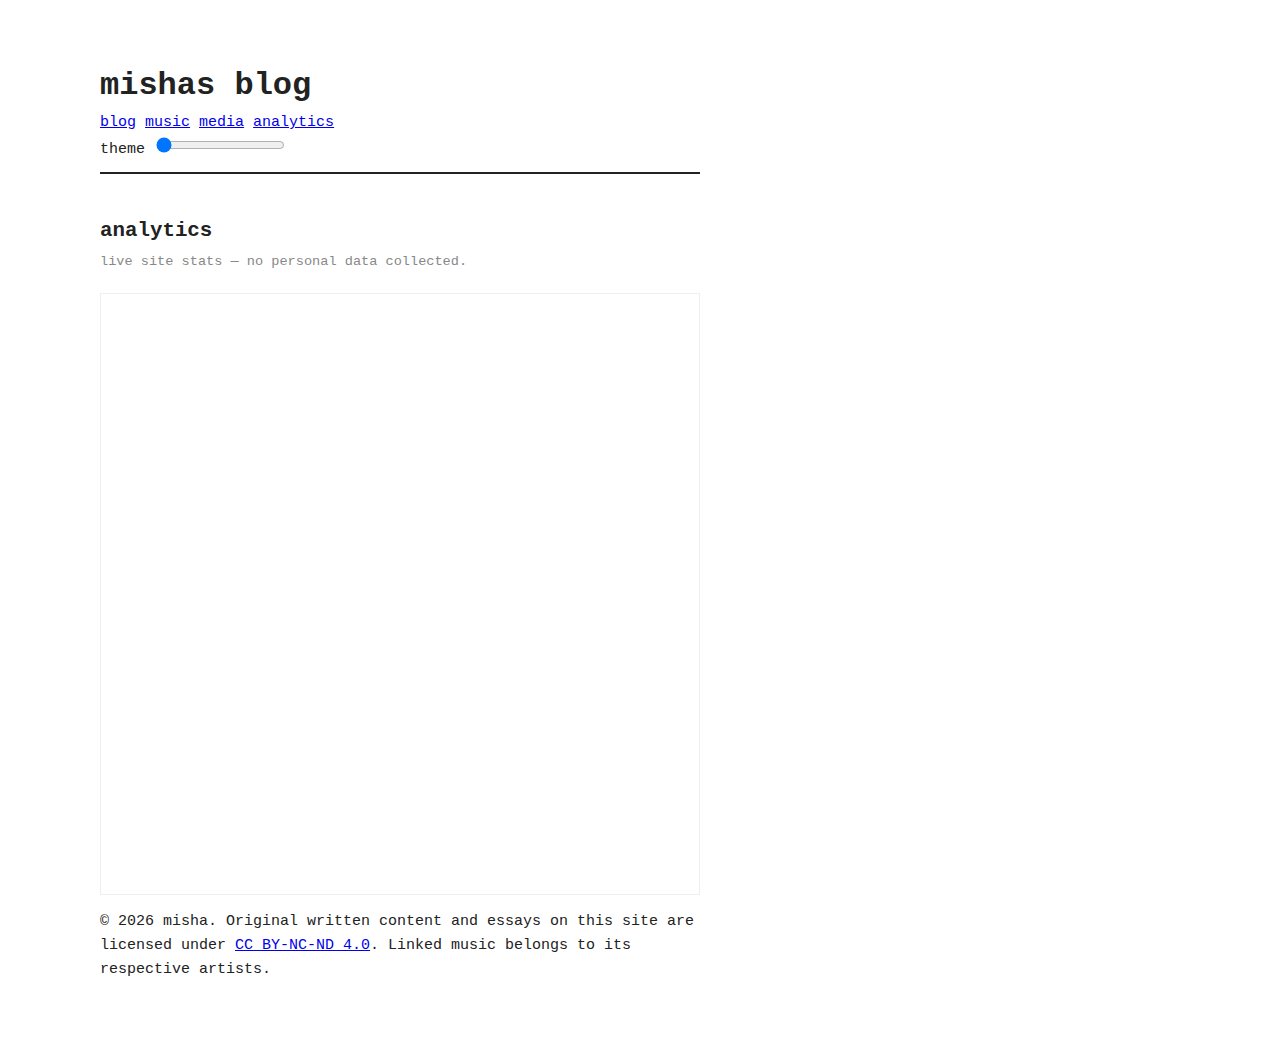
<file: analytics.html>
<!DOCTYPE html>
<html lang="en">
<head>
  <meta charset="UTF-8">
  <meta name="viewport" content="width=device-width, initial-scale=1.0">
  <title>analytics — mishas blog</title>
  <link rel="stylesheet" href="style.css">
  <!-- Google tag (gtag.js) -->
  <script async src="https://www.googletagmanager.com/gtag/js?id=G-V9P0264WE5"></script>
  <script>
    window.dataLayer = window.dataLayer || [];
    function gtag(){dataLayer.push(arguments);}
    gtag('js', new Date());
    gtag('config', 'G-V9P0264WE5');
  </script>
  <style>
    .analytics-wrap {
      margin-top: 20px;
      border: 1px solid var(--border-light);
    }
    .analytics-embed {
      display: block;
      width: 100%;
      height: 600px;
      border: none;
    }
    .analytics-note {
      color: var(--muted);
      font-size: 0.85rem;
      margin: 4px 0 0 0;
    }
    @media (max-width: 700px) {
      .analytics-embed {
        height: 420px;
      }
    }
  </style>
</head>
<body>

  <header>
    <h1>mishas blog</h1>
    <nav>
      <a href="index.html">blog</a>
      <a href="music.html">music</a>
      <a href="media.html">media</a>
      <a href="analytics.html">analytics</a>
      <div class="slider-wrap">
        <span class="slider-label">theme</span>
        <input type="range" id="theme-slider" min="0" max="100" value="0" aria-label="theme">
      </div>
    </nav>
  </header>

  <main>

    <h2>analytics</h2>
    <p class="analytics-note">live site stats — no personal data collected.</p>

    <div class="analytics-wrap">
      <iframe
        class="analytics-embed"
        src="https://lookerstudio.google.com/embed/reporting/e8e38d2e-ef01-48f3-9058-fae9f217b009/page/kIV1C"
        allowfullscreen
        sandbox="allow-storage-access-by-user-activation allow-scripts allow-same-origin allow-popups allow-popups-to-escape-sandbox">
      </iframe>
    </div>

  </main>

  <footer>
    <p>&#169; 2026 misha. Original written content and essays on this site are licensed under <a href="https://creativecommons.org/licenses/by-nc-nd/4.0/" target="_blank">CC BY-NC-ND 4.0</a>. Linked music belongs to its respective artists.</p>
  </footer>

  <script>
    const LIGHT = {
      '--bg':           [255, 255, 255],
      '--text':         [ 34,  34,  34],
      '--muted':        [136, 136, 136],
      '--border':       [ 34,  34,  34],
      '--border-light': [238, 238, 238],
      '--link':         [ 34,  34,  34],
      '--link-muted':   [136, 136, 136],
      '--footer-text':  [192, 192, 192],
      '--footer-link':  [192, 192, 192],
    };
    const DARK = {
      '--bg':           [ 40,  42,  54],
      '--text':         [248, 248, 242],
      '--muted':        [ 98, 114, 164],
      '--border':       [ 98, 114, 164],
      '--border-light': [ 68,  71,  90],
      '--link':         [189, 147, 249],
      '--link-muted':   [ 98, 114, 164],
      '--footer-text':  [ 68,  63,  90],
      '--footer-link':  [110,  60,  90],
    };

    function applyTheme(t) {
      const root = document.documentElement.style;
      for (const key in LIGHT) {
        const l = LIGHT[key], d = DARK[key];
        const r = Math.round(l[0] + (d[0] - l[0]) * t);
        const g = Math.round(l[1] + (d[1] - l[1]) * t);
        const b = Math.round(l[2] + (d[2] - l[2]) * t);
        root.setProperty(key, `rgb(${r},${g},${b})`);
      }
    }

    const slider = document.getElementById('theme-slider');
    const saved = parseFloat(localStorage.getItem('theme-value') || '0');
    slider.value = saved * 100;
    applyTheme(saved);

    function onSliderChange() {
      const t = slider.value / 100;
      applyTheme(t);
      localStorage.setItem('theme-value', t);
    }

    slider.addEventListener('input', onSliderChange);
    slider.addEventListener('change', onSliderChange);
    slider.addEventListener('touchmove', onSliderChange, { passive: true });
  </script>
</body>
</html>
</file>
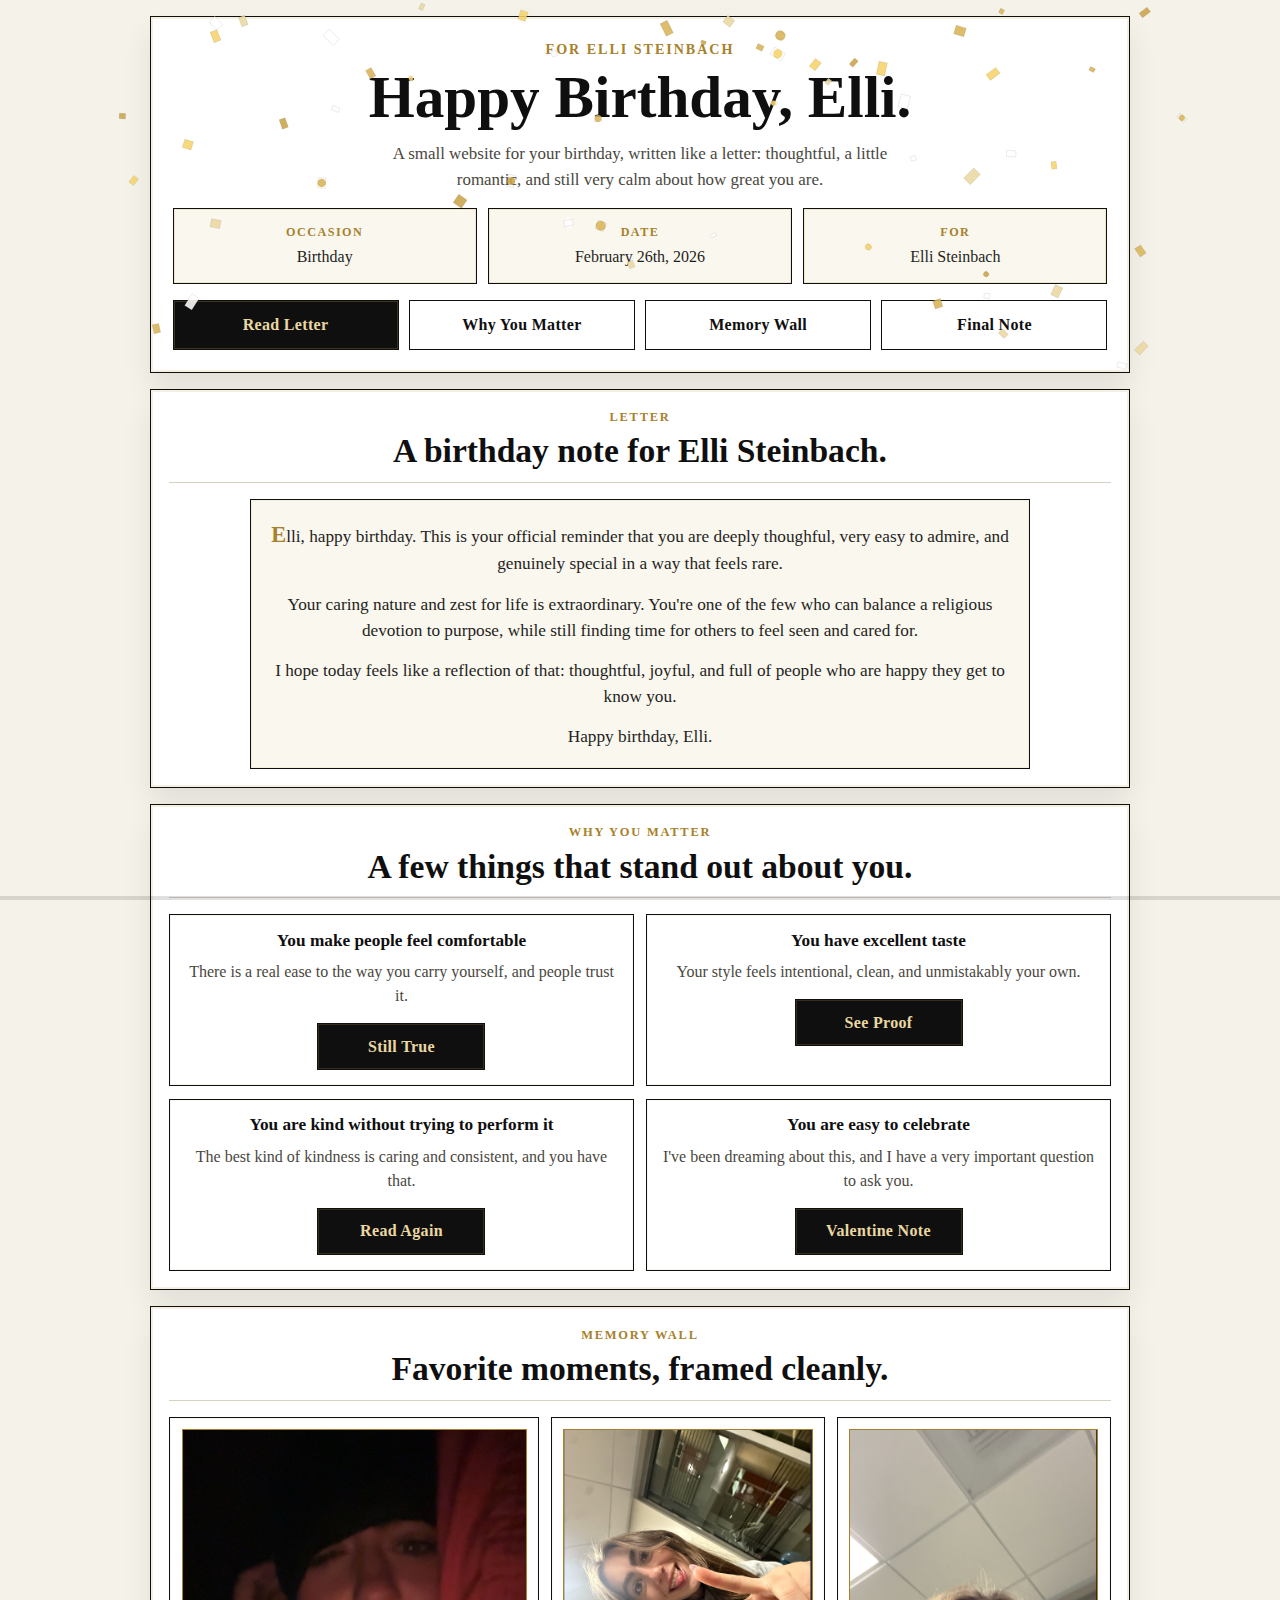
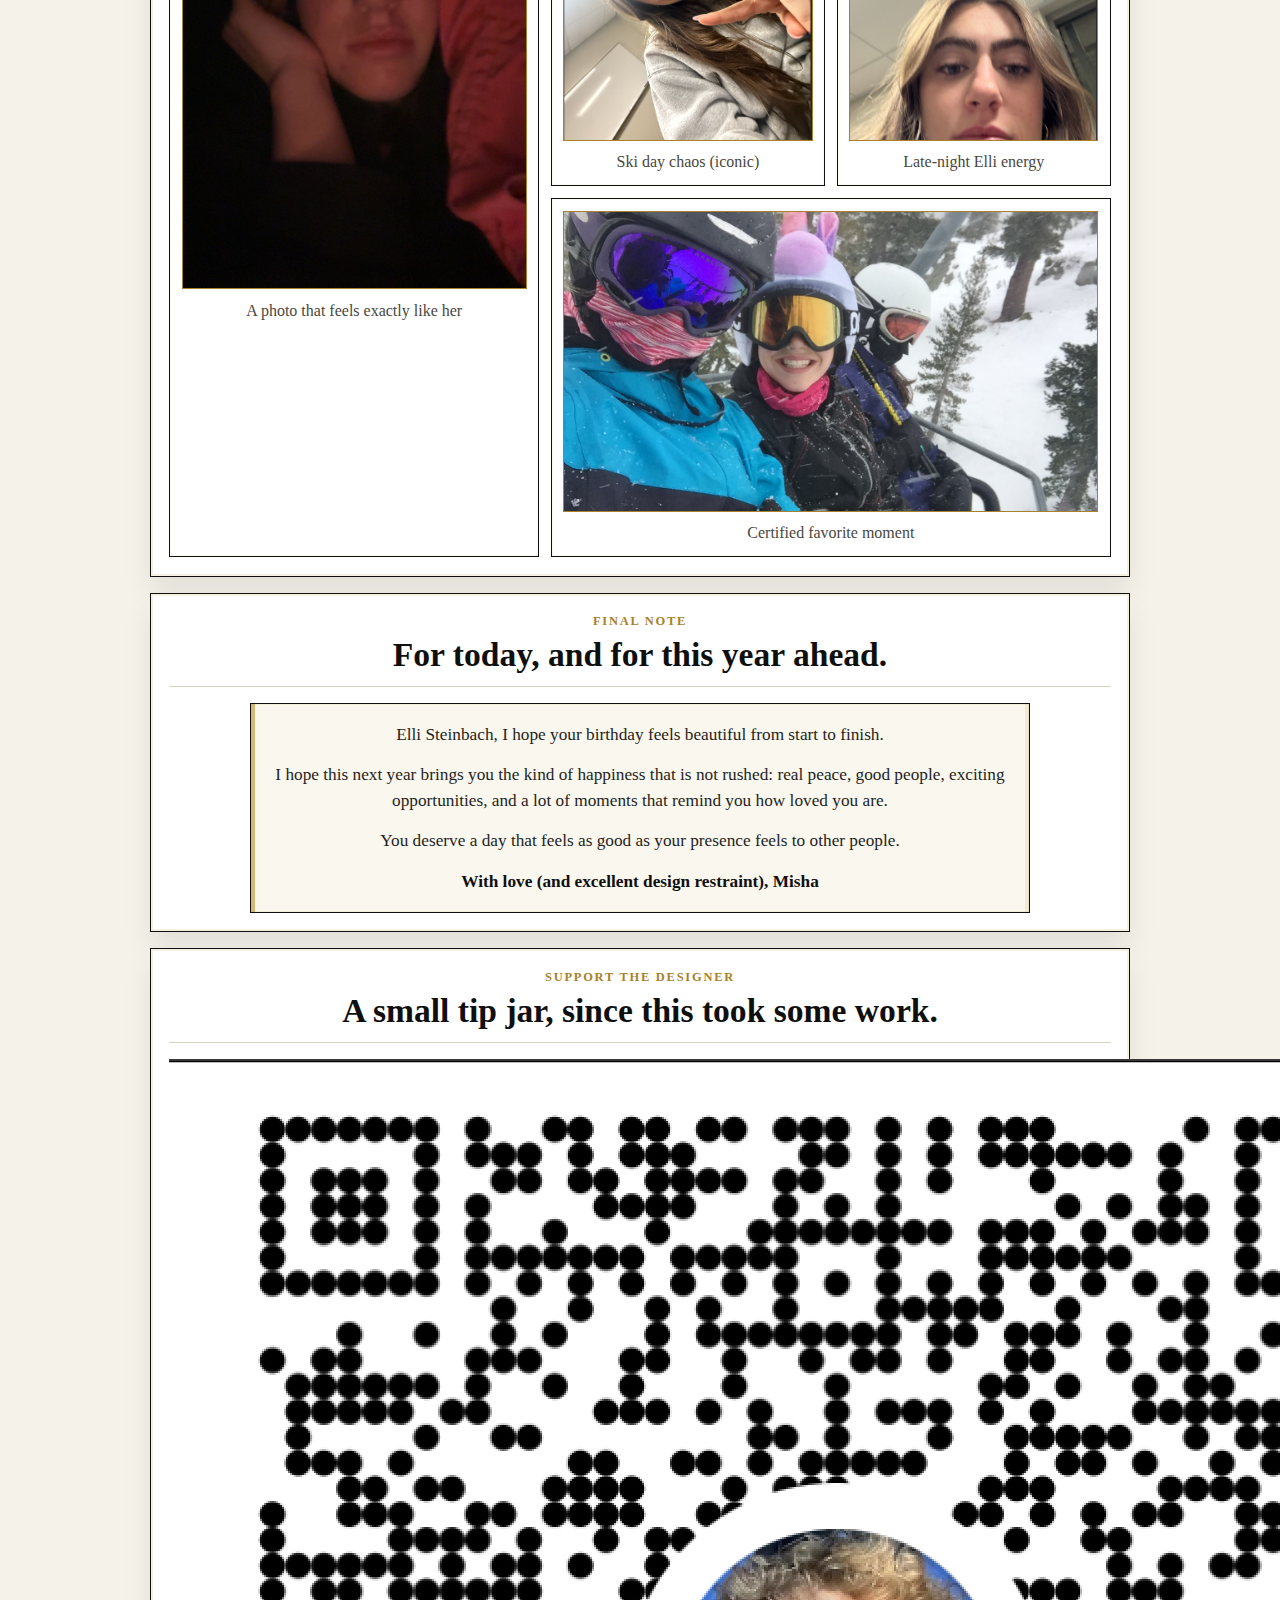
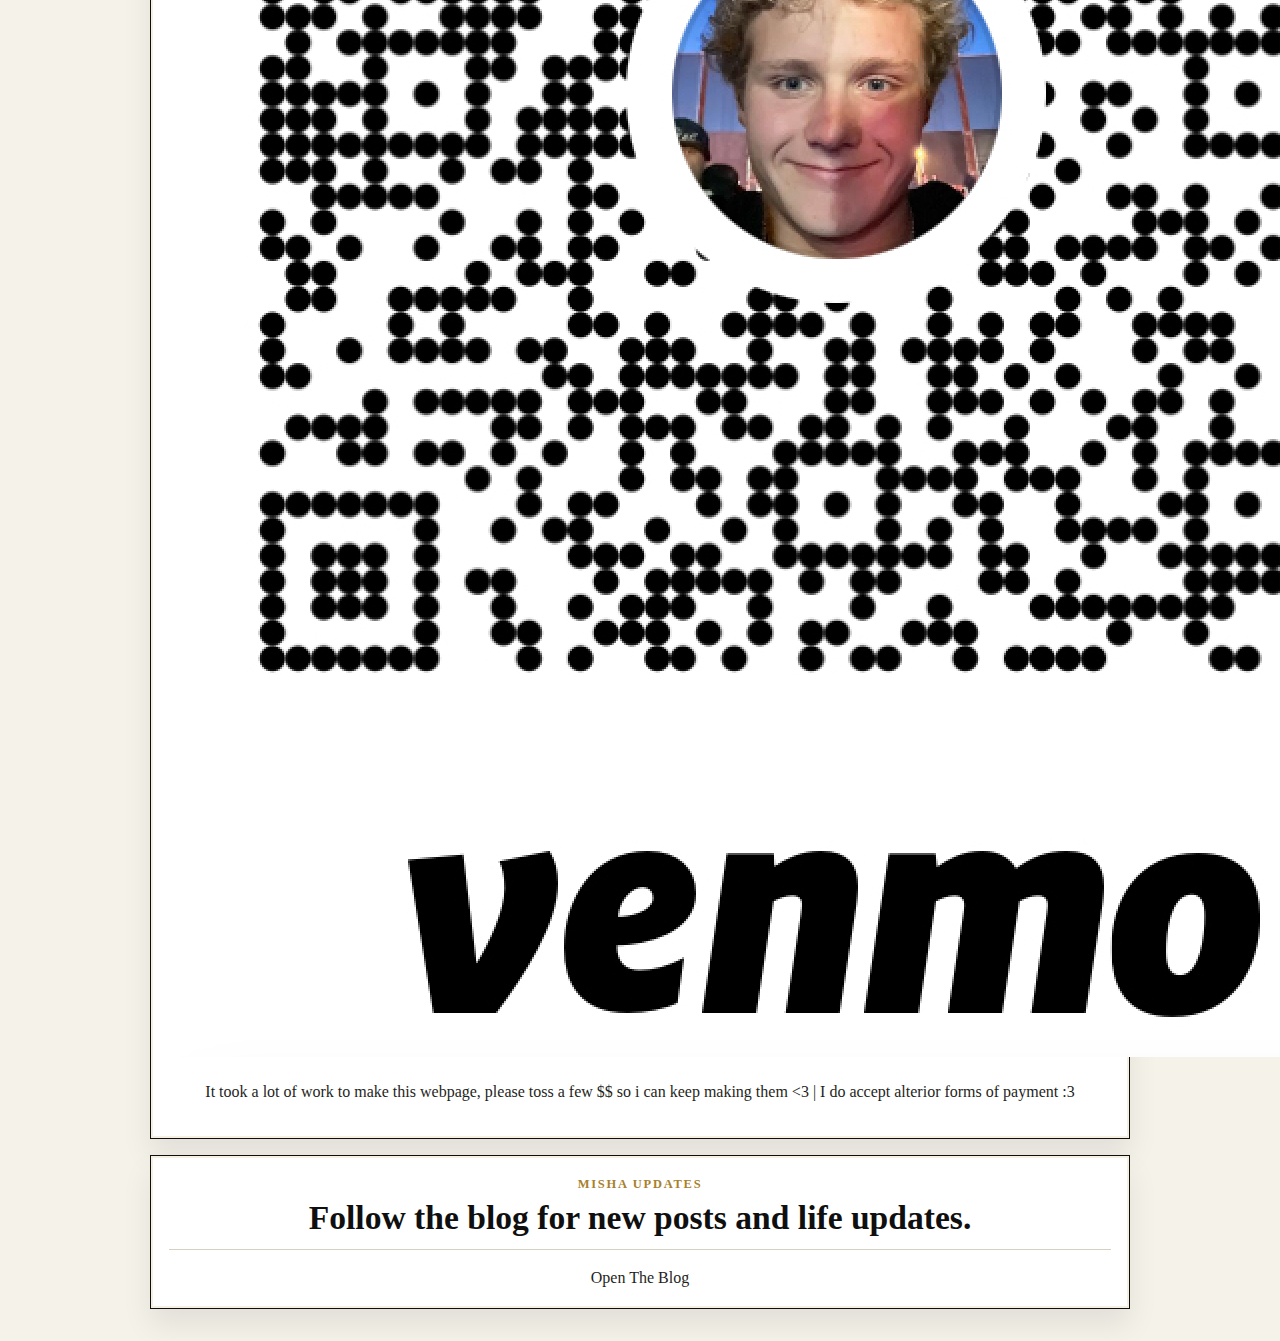
<file: birthday.html>
<!DOCTYPE html>
<html lang="en">
  <head>
    <meta charset="UTF-8" />
    <meta name="viewport" content="width=device-width, initial-scale=1.0" />
    <meta
      name="description"
      content="A clean, professional birthday letter website for Elli Steinbach."
    />
    <title>Happy Birthday, Elli Steinbach</title>
    <link rel="stylesheet" href="birthday.css" />
  </head>
  <body>
    <canvas id="confetti-canvas" aria-hidden="true"></canvas>
    <div class="page-shell">
      <header class="hero" id="top">
        <p class="eyebrow">For Elli Steinbach</p>
        <h1>Happy Birthday, Elli.</h1>
        <p class="hero-copy">
          A small website for your birthday, written like a letter: thoughtful,
          a little romantic, and still very calm about how great you are.
        </p>

        <div class="hero-meta" aria-label="Letter details">
          <p><span>Occasion</span> Birthday</p>
          <p><span>Date</span> February 26th, 2026</p>
          <p><span>For</span> Elli Steinbach</p>
        </div>

        <nav class="hero-actions" aria-label="Page sections">
          <a class="action-btn action-btn-primary" href="#letter">Read Letter</a>
          <a class="action-btn" href="#reasons">Why You Matter</a>
          <a class="action-btn" href="#moments">Memory Wall</a>
          <a class="action-btn" href="#closing">Final Note</a>
        </nav>
      </header>

      <main>
        <section class="section letter-section" id="letter">
          <div class="section-head">
            <p class="section-kicker">Letter</p>
            <h2>A birthday note for Elli Steinbach.</h2>
          </div>

          <div class="letter-card">
            <p class="drop-intro">
              Elli, happy birthday. This is your official reminder that you are
              deeply thoughful, very easy to admire, and genuinely special in
              a way that feels rare.
            </p>
            <p>
              Your caring nature and zest for life is extraordinary. You're one of
              the few who can balance a religious devotion to purpose, while still 
              finding time for others to feel seen and cared for. 
            </p>
            <p>
              I hope today feels like a reflection of that: thoughtful, joyful,
              and full of people who are happy they get to know you.
            </p>
            <p>
              Happy birthday, Elli.
            </p>
          </div>
        </section>

        <section class="section reasons-section" id="reasons">
          <div class="section-head">
            <p class="section-kicker">Why You Matter</p>
            <h2>A few things that stand out about you.</h2>
          </div>

          <div class="reasons-grid">
            <article class="reason-card" id="reason-1">
              <h3>You make people feel comfortable</h3>
              <p>
                There is a real ease to the way you carry yourself, and people
                trust it.
              </p>
              <a class="reason-btn" href="#closing">Still True</a>
            </article>
            <article class="reason-card" id="reason-2">
              <h3>You have excellent taste</h3>
              <p>
                Your style feels intentional, clean, and unmistakably your own.
              </p>
              <a class="reason-btn" href="#moments">See Proof</a>
            </article>
            <article class="reason-card" id="reason-3">
              <h3>You are kind without trying to perform it</h3>
              <p>
                The best kind of kindness is caring and consistent, and you have
                that.
              </p>
              <a class="reason-btn" href="#letter">Read Again</a>
            </article>
            <article class="reason-card" id="reason-4">
              <h3>You are easy to celebrate</h3>
              <p>
                I've been dreaming about this, and I have a very important
                question to ask you.
              </p>
              <a class="reason-btn reason-btn-accent-red" href="valentine.html">Valentine Note</a>
            </article>
          </div>
        </section>

        <section class="section gallery-section" id="moments">
          <div class="section-head">
            <p class="section-kicker">Memory Wall</p>
            <h2>Favorite moments, framed cleanly.</h2>
          </div>

          <div class="photo-grid" aria-label="Photo placeholders">
            <figure class="photo-card large">
              <div
                class="photo-fill photo-has-image moment-closeup"
                style="--photo-pos: center 70%;"
              >
                <img
                  src="IMG_2358%203.JPG"
                  alt="Elli close-up selfie indoors"
                  loading="lazy"
                />
              </div>
              <figcaption>A photo that feels exactly like her</figcaption>
            </figure>
            <figure class="photo-card">
              <div
                class="photo-fill photo-has-image moment-ski"
                style="--photo-pos: center center;"
              >
                <img
                  src="pic2.png"
                  alt="Ski lift group photo with Elli and friends"
                  loading="lazy"
                />
              </div>
              <figcaption>Ski day chaos (iconic)</figcaption>
            </figure>
            <figure class="photo-card">
              <div
                class="photo-fill photo-has-image moment-night"
                style="--photo-pos: center 42%;"
              >
                <img
                  src="pic.png"
                  alt="Moody low-light photo of Elli"
                  loading="lazy"
                />
              </div>
              <figcaption>Late-night Elli energy</figcaption>
            </figure>
            <figure class="photo-card wide">
              <div
                class="photo-fill photo-has-image moment-peace"
                style="--photo-pos: center 40%;"
              >
                <img
                  src="IMG_9826.JPG"
                  alt="Elli smiling and making a peace sign"
                  loading="lazy"
                />
              </div>
              <figcaption>Certified favorite moment</figcaption>
            </figure>
          </div>
        </section>

        <section class="section closing-section" id="closing">
          <div class="section-head">
            <p class="section-kicker">Final Note</p>
            <h2>For today, and for this year ahead.</h2>
          </div>

          <div class="letter-card closing-card">
            <p>
              Elli Steinbach, I hope your birthday feels beautiful from start to
              finish.
            </p>
            <p>
              I hope this next year brings you the kind of happiness that is not
              rushed: real peace, good people, exciting opportunities, and a lot
              of moments that remind you how loved you are.
            </p>
            <p>
              You deserve a day that feels as good as your presence feels to
              other people.
            </p>
            <p class="signature">With love (and excellent design restraint), Misha</p>
          </div>
        </section>

        <section class="section support-section" id="support">
          <div class="section-head">
            <p class="section-kicker">Support The Designer</p>
            <h2>A small tip jar, since this took some work.</h2>
          </div>

          <div class="support-card" aria-label="Venmo tip QR code">
            <a
              class="support-qr-link"
              href="venmo.png"
              target="_blank"
              rel="noopener noreferrer"
              aria-label="Open Venmo QR code image"
            >
              <div class="support-qr-frame">
              <img
                src="venmo.png"
                alt="Venmo QR code for tipping"
                loading="lazy"
              />
              </div>
            </a>
            <p class="support-copy">
              It took a lot of work to make this webpage, please toss a few $$
              so i can keep making them &lt;3 | I do accept alterior forms of payment :3            </p>
          </div>
        </section>

        <section class="section blog-link-section" id="blog">
          <div class="section-head">
            <p class="section-kicker">Misha Updates</p>
            <h2>Follow the blog for new posts and life updates.</h2>
          </div>
          <div class="blog-link-wrap">
            <a class="blog-link-btn" href="blog.html">Open The Blog</a>
          </div>
        </section>
      </main>
    </div>
    <script src="confetti.js" defer></script>
    <script src="cursor-stamps.js" defer></script>
  </body>
</html>
</file>
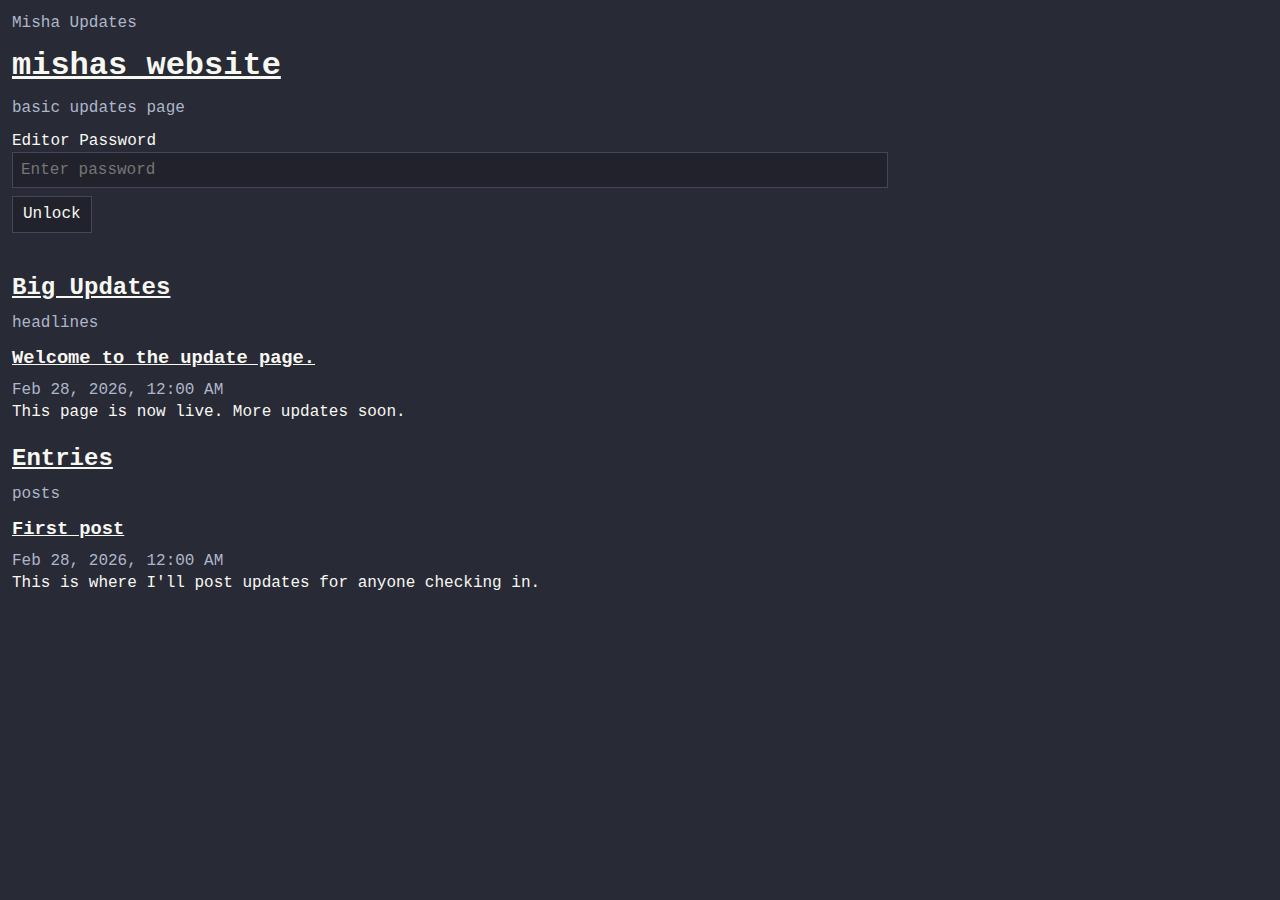
<file: blog.html>
<!DOCTYPE html>
<html lang="en">
  <head>
    <meta charset="UTF-8" />
    <meta name="viewport" content="width=device-width, initial-scale=1.0" />
    <meta
      name="description"
      content="Misha's personal blog with updates and headlines."
    />
    <title>mishas website</title>
    <link rel="stylesheet" href="blog.css" />
  </head>
  <body>
    <div class="blog-shell">
      <header class="blog-header">
        <p class="blog-kicker">Misha Updates</p>
        <h1>mishas website</h1>
        <p class="blog-subtitle">basic updates page</p>
      </header>

      <section class="auth-panel" id="auth-panel" aria-label="Editor access">
        <form id="password-form" class="password-form" autocomplete="off">
          <label for="edit-password">Editor Password</label>
          <input
            id="edit-password"
            name="password"
            type="password"
            placeholder="Enter password"
            required
          />
          <button type="submit">Unlock</button>
        </form>
        <p id="auth-message" class="auth-message" aria-live="polite"></p>
      </section>

      <main class="blog-main">
        <section class="blog-column">
        <div class="column-head">
          <h2>Big Updates</h2>
          <p>headlines</p>
        </div>
          <div
            id="big-updates-list"
            class="big-updates-list"
            aria-live="polite"
          ></div>
        </section>

        <section class="blog-column">
          <div class="column-head">
            <h2>Entries</h2>
            <p>posts</p>
          </div>
          <div id="entries-list" class="entries-list" aria-live="polite"></div>
        </section>
      </main>

      <section id="editor-panel" class="editor-panel" hidden>
        <div class="editor-head">
          <h2>Editor Mode</h2>
          <button id="lock-editor" type="button">Lock</button>
        </div>

        <div class="editor-card">
          <h3>Publish Settings</h3>
          <label for="github-token">GitHub Token (required to save for everyone)</label>
          <input
            id="github-token"
            name="github-token"
            type="password"
            placeholder="GitHub token with contents:write access"
            autocomplete="off"
          />
          <p class="editor-note">
            this token is only used in your browser to publish changes to this repo.
          </p>
        </div>

        <div class="editor-grid">
          <form id="big-update-form" class="editor-card">
            <h3>Write Big Update</h3>
            <input type="hidden" id="big-edit-id" />
            <label for="big-headline">Headline</label>
            <input
              id="big-headline"
              name="headline"
              maxlength="120"
              required
              placeholder="Big headline update"
            />
            <label for="big-detail">Detail (optional)</label>
            <textarea
              id="big-detail"
              name="detail"
              rows="4"
              placeholder="Extra context for this headline"
            ></textarea>
            <div class="editor-actions">
              <button type="submit">Save Big Update</button>
              <button type="button" class="ghost-btn" id="big-cancel-edit">Cancel Edit</button>
            </div>
          </form>

          <form id="entry-form" class="editor-card">
            <h3>Write Entry</h3>
            <input type="hidden" id="entry-edit-id" />
            <label for="entry-title">Title</label>
            <input
              id="entry-title"
              name="title"
              maxlength="140"
              required
              placeholder="Entry title"
            />
            <label for="entry-body">Entry Text</label>
            <textarea
              id="entry-body"
              name="body"
              rows="6"
              required
              placeholder="Write your update here..."
            ></textarea>
            <label for="entry-spotify">Spotify Link (optional)</label>
            <input
              id="entry-spotify"
              name="spotify"
              type="url"
              placeholder="https://open.spotify.com/..."
            />
            <label for="entry-media">Image/Video Link (optional)</label>
            <input
              id="entry-media"
              name="media"
              type="url"
              placeholder="https://example.com/photo.jpg or video.mp4"
            />
            <div class="editor-actions">
              <button type="submit">Save Entry</button>
              <button type="button" class="ghost-btn" id="entry-cancel-edit">Cancel Edit</button>
            </div>
          </form>
        </div>
      </section>
    </div>

    <script src="blog.js" defer></script>
  </body>
</html>
</file>
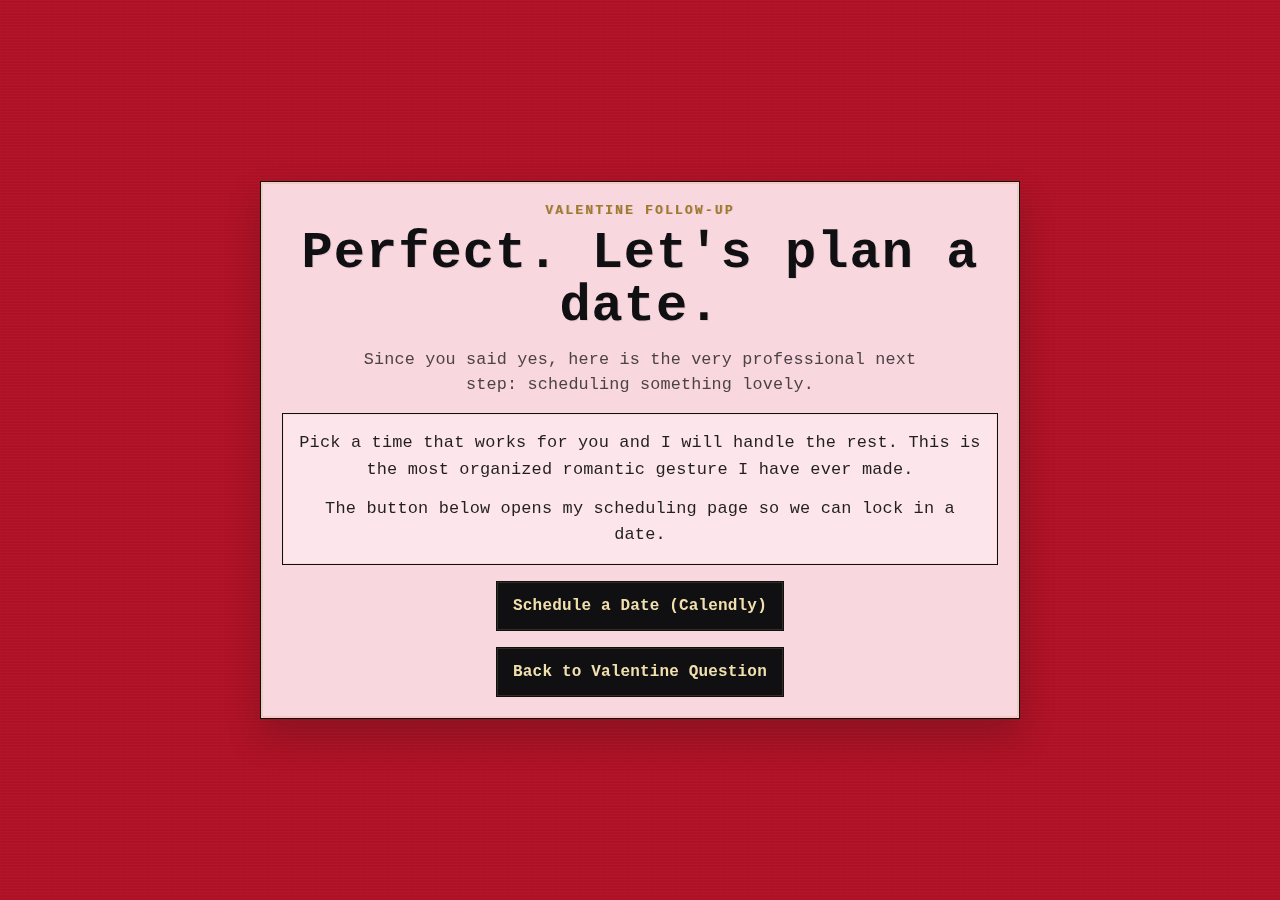
<file: date-invite.html>
<!DOCTYPE html>
<html lang="en">
  <head>
    <meta charset="UTF-8" />
    <meta name="viewport" content="width=device-width, initial-scale=1.0" />
    <meta
      name="description"
      content="A date invitation page for Elli with a Calendly scheduling link."
    />
    <title>Schedule a Date</title>
    <link rel="stylesheet" href="valentine.css" />
  </head>
  <body>
    <main class="val-shell">
      <section class="val-card" aria-labelledby="date-title">
        <p class="eyebrow">Valentine Follow-Up</p>
        <h1 id="date-title">Perfect. Let's plan a date.</h1>
        <p class="lead">
          Since you said yes, here is the very professional next step:
          scheduling something lovely.
        </p>

        <div class="letter-panel">
          <p>
            Pick a time that works for you and I will handle the rest. This is
            the most organized romantic gesture I have ever made.
          </p>
          <p>
            The button below opens my scheduling page so we can lock in a date.
          </p>
        </div>

        <div class="footer-actions">
          <a
            class="lux-btn"
            href="https://calendly.com/mishao2006/30min"
            target="_blank"
            rel="noopener noreferrer"
          >
            Schedule a Date (Calendly)
          </a>
        </div>

        <div class="footer-actions">
          <a class="lux-btn" href="valentine.html">Back to Valentine Question</a>
        </div>
      </section>
    </main>
  </body>
</html>
</file>
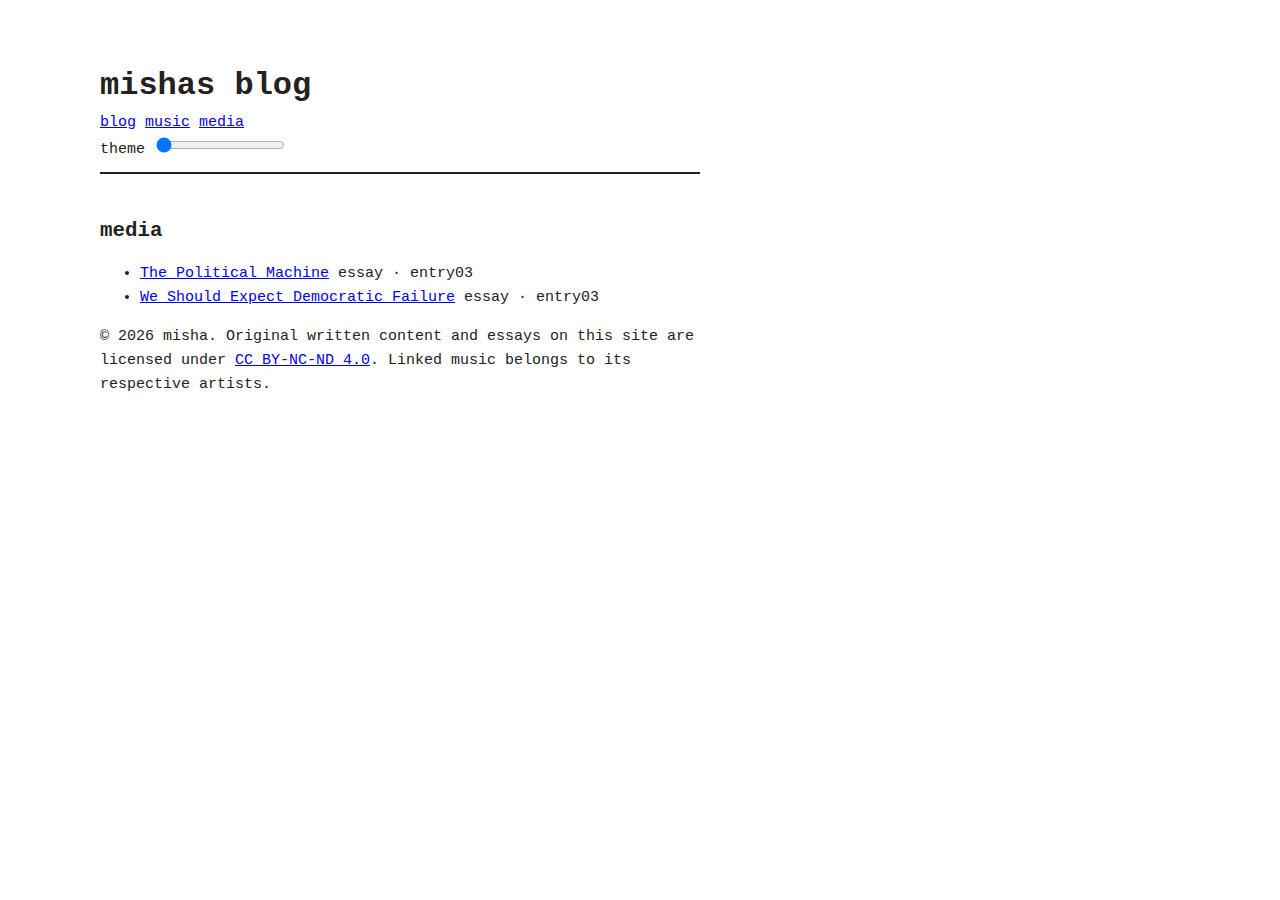
<file: media.html>
<!DOCTYPE html>
<html lang="en">
<head>
  <meta charset="UTF-8">
  <meta name="viewport" content="width=device-width, initial-scale=1.0">
  <title>media — mishas blog</title>
  <link rel="stylesheet" href="style.css">
</head>
<body>

  <header>
    <h1>mishas blog</h1>
    <nav>
      <a href="index.html">blog</a>
      <a href="music.html">music</a>
      <a href="media.html">media</a>
      <div class="slider-wrap">
        <span class="slider-label">theme</span>
        <input type="range" id="theme-slider" min="0" max="100" value="0" aria-label="theme">
      </div>
    </nav>
  </header>

  <main>

    <h2>media</h2>

    <!-- ============================================================
         MEDIA LIST — add new items here as you reference them in posts.
         Format: title, type label, and the entry it came from.
         Place PDF files in the papers/ folder and link accordingly.
         ============================================================ -->

    <ul class="music-list">
      <li>
        <a href="papers/the-political-machine.pdf" target="_blank">The Political Machine</a>
        <span class="music-entry">essay · entry03</span>
      </li>
      <li>
        <a href="papers/we-should-expect-democratic-failure.pdf" target="_blank">We Should Expect Democratic Failure</a>
        <span class="music-entry">essay · entry03</span>
      </li>
    </ul>

  </main>

  <footer>
    <p>&#169; 2026 misha. Original written content and essays on this site are licensed under <a href="https://creativecommons.org/licenses/by-nc-nd/4.0/" target="_blank">CC BY-NC-ND 4.0</a>. Linked music belongs to its respective artists.</p>
  </footer>

  <script>
    const LIGHT = {
      '--bg':           [255, 255, 255],
      '--text':         [ 34,  34,  34],
      '--muted':        [136, 136, 136],
      '--border':       [ 34,  34,  34],
      '--border-light': [238, 238, 238],
      '--link':         [ 34,  34,  34],
      '--link-muted':   [136, 136, 136],
      '--footer-text':  [192, 192, 192],
      '--footer-link':  [192, 192, 192],
    };
    const DARK = {
      '--bg':           [ 40,  42,  54],
      '--text':         [248, 248, 242],
      '--muted':        [ 98, 114, 164],
      '--border':       [ 98, 114, 164],
      '--border-light': [ 68,  71,  90],
      '--link':         [189, 147, 249],
      '--link-muted':   [ 98, 114, 164],
      '--footer-text':  [ 68,  63,  90],
      '--footer-link':  [110,  60,  90],
    };

    function applyTheme(t) {
      const root = document.documentElement.style;
      for (const key in LIGHT) {
        const l = LIGHT[key], d = DARK[key];
        const r = Math.round(l[0] + (d[0] - l[0]) * t);
        const g = Math.round(l[1] + (d[1] - l[1]) * t);
        const b = Math.round(l[2] + (d[2] - l[2]) * t);
        root.setProperty(key, `rgb(${r},${g},${b})`);
      }
    }

    const slider = document.getElementById('theme-slider');
    const saved = parseFloat(localStorage.getItem('theme-value') || '0');
    slider.value = saved * 100;
    applyTheme(saved);

    function onSliderChange() {
      const t = slider.value / 100;
      applyTheme(t);
      localStorage.setItem('theme-value', t);
    }

    slider.addEventListener('input', onSliderChange);
    slider.addEventListener('change', onSliderChange);
    slider.addEventListener('touchmove', onSliderChange, { passive: true });
  </script>
</body>
</html>
</file>
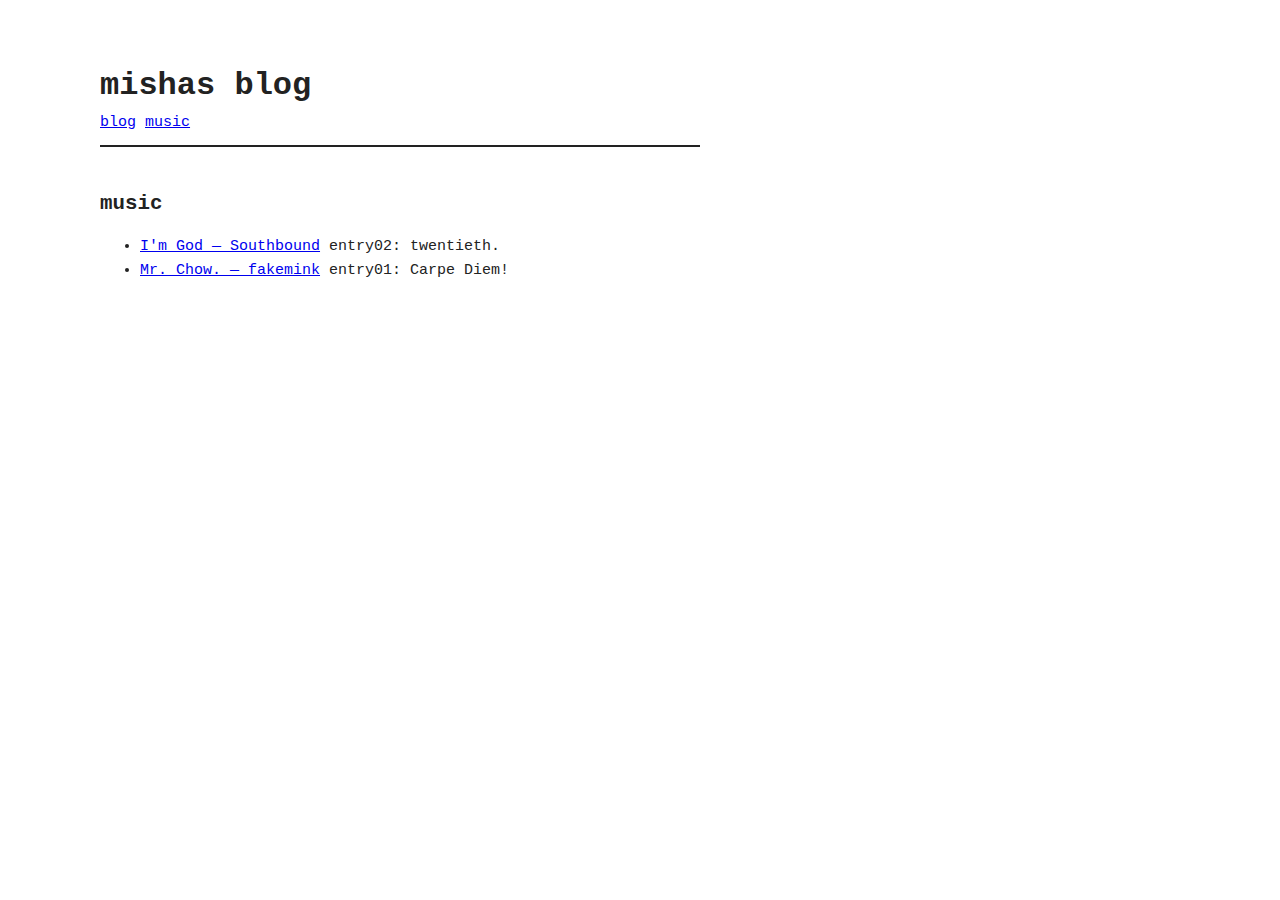
<file: music.html>
<!DOCTYPE html>
<html lang="en">
<head>
  <meta charset="UTF-8">
  <meta name="viewport" content="width=device-width, initial-scale=1.0">
  <title>music — mishas blog</title>
  <link rel="stylesheet" href="style.css">
</head>
<body>

  <header>
    <h1>mishas blog</h1>
    <nav>
      <a href="index.html">blog</a>
      <a href="music.html">music</a>
    </nav>
  </header>

  <main>

    <h2>music</h2>

    <!-- ============================================================
         MUSIC LIST — add new entries here as you add songs to posts.
         Format: song title, artist, and the entry it came from.
         ============================================================ -->

    <ul class="music-list">
      <li>
        <a href="https://open.spotify.com/track/2nzfebt7eoKpUNNsDVWJ1Y" target="_blank">I'm God — Southbound</a>
        <span class="music-entry">entry02: twentieth.</span>
      </li>
      <li>
        <a href="https://open.spotify.com/track/0g9DHUWhX2j3D9pGjBPFa5" target="_blank">Mr. Chow. — fakemink</a>
        <span class="music-entry">entry01: Carpe Diem!</span>
      </li>
    </ul>

  </main>

</body>
</html>
</file>
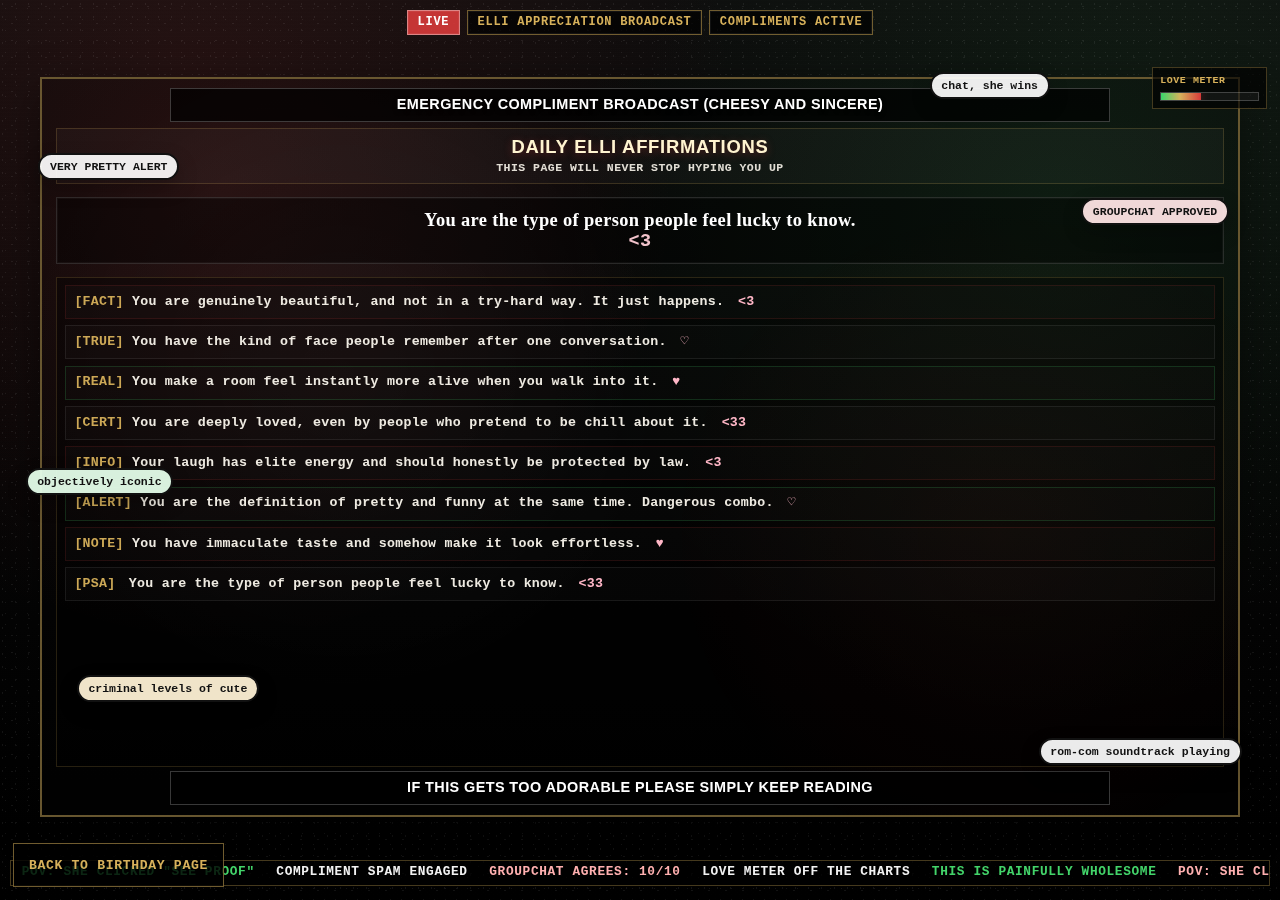
<file: proof.html>
<!DOCTYPE html>
<html lang="en">
  <head>
    <meta charset="UTF-8" />
    <meta name="viewport" content="width=device-width, initial-scale=1.0" />
    <meta
      name="description"
      content="A cheesy page that endlessly lists affectionate affirmations for Elli."
    />
    <title>Compliment Feed</title>
    <link rel="stylesheet" href="proof.css" />
  </head>
  <body>
    <div class="proof-page" id="proof-page">
      <div class="proof-noise" aria-hidden="true"></div>
      <div class="proof-scanlines" aria-hidden="true"></div>

      <header class="proof-topbar" aria-label="Cheesy affirmation header">
        <div class="proof-chip live">LIVE</div>
        <div class="proof-chip">Elli Appreciation Broadcast</div>
        <div class="proof-chip blink">COMPLIMENTS ACTIVE</div>
      </header>

      <main class="proof-stage" aria-label="Affirmation feed">
        <figure class="proof-frame">
          <div class="proof-feed-shell" id="proof-feed-shell">
            <div class="proof-feed-glow" aria-hidden="true"></div>
            <div class="proof-feed-head">
              <div class="proof-feed-title">Daily Elli Affirmations</div>
              <div class="proof-feed-subtitle">this page will never stop hyping you up</div>
            </div>

            <div class="affirmation-current" id="affirmation-current" aria-live="polite">
              Initializing compliment engine...
            </div>

            <div class="affirmation-list-wrap" id="affirmation-list-wrap">
              <ul class="affirmation-list" id="affirmation-list"></ul>
            </div>
          </div>
          <figcaption class="proof-caption top">
            emergency compliment broadcast (cheesy and sincere)
          </figcaption>
          <figcaption class="proof-caption bottom">
            if this gets too adorable please simply keep reading
          </figcaption>
        </figure>
      </main>

      <div class="proof-marquee-wrap" aria-hidden="true">
        <div class="proof-marquee">
          <span>POV: she clicked "see proof"</span>
          <span>compliment spam engaged</span>
          <span>groupchat agrees: 10/10</span>
          <span>love meter off the charts</span>
          <span>this is painfully wholesome</span>
          <span>POV: she clicked "see proof"</span>
          <span>compliment spam engaged</span>
          <span>groupchat agrees: 10/10</span>
          <span>love meter off the charts</span>
          <span>this is painfully wholesome</span>
        </div>
      </div>

      <section class="proof-stickers" aria-label="Funny visual effects">
        <div class="sticker sticker-1">VERY PRETTY ALERT</div>
        <div class="sticker sticker-2">GROUPCHAT APPROVED</div>
        <div class="sticker sticker-3">objectively iconic</div>
        <div class="sticker sticker-4">rom-com soundtrack playing</div>
        <div class="sticker sticker-5">criminal levels of cute</div>
        <div class="sticker sticker-6">chat, she wins</div>
      </section>

      <div class="proof-side-meter" aria-hidden="true">
        <div class="meter-label">love meter</div>
        <div class="meter-track">
          <div class="meter-fill" id="meter-fill"></div>
        </div>
      </div>

      <a class="proof-back-btn" href="birthday.html">Back to Birthday Page</a>
    </div>

    <script src="proof.js" defer></script>
    <script src="cursor-stamps.js" defer></script>
  </body>
</html>
</file>
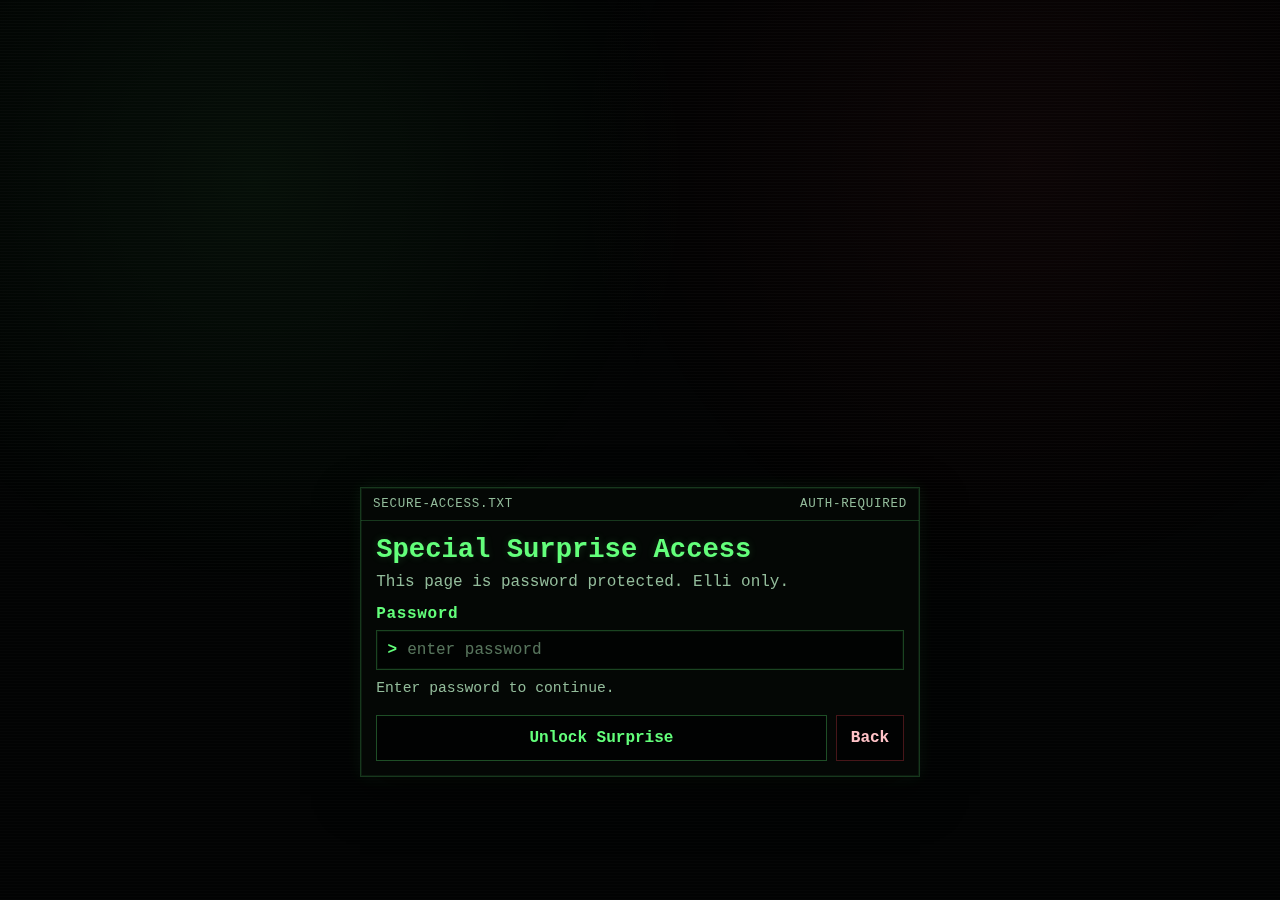
<file: surprise-gate.html>
<!DOCTYPE html>
<html lang="en">
  <head>
    <meta charset="UTF-8" />
    <meta name="viewport" content="width=device-width, initial-scale=1.0" />
    <meta
      name="description"
      content="Password gate for Elli's special surprise page."
    />
    <title>Special Surprise Access</title>
    <link rel="stylesheet" href="surprise-gate.css" />
  </head>
  <body>
    <canvas id="gate-fire-transition" aria-hidden="true"></canvas>
    <main class="gate-shell">
      <section class="gate-panel" aria-labelledby="gate-title">
        <div class="gate-topbar" aria-hidden="true">
          <span>secure-access.txt</span>
          <span>auth-required</span>
        </div>

        <h1 id="gate-title">Special Surprise Access</h1>
        <p class="gate-copy">
          This page is password protected. Elli only.
        </p>

        <form id="gate-form" class="gate-form" novalidate>
          <label for="gate-password" class="gate-label">Password</label>
          <div class="input-row">
            <span class="prompt" aria-hidden="true">&gt;</span>
            <input
              id="gate-password"
              name="password"
              type="password"
              autocomplete="off"
              spellcheck="false"
              autocapitalize="none"
              placeholder="enter password"
              required
            />
          </div>

          <p id="gate-message" class="gate-message" aria-live="polite">
            Enter password to continue.
          </p>

          <div class="gate-actions">
            <button type="submit" class="gate-btn">Unlock Surprise</button>
            <a class="gate-btn gate-btn-secondary" href="birthday.html">Back</a>
          </div>
        </form>

        <noscript>
          <p class="gate-message noscript-message">
            JavaScript is required for this password gate.
          </p>
        </noscript>
      </section>
    </main>

    <script src="surprise-gate.js" defer></script>
      <script src="cursor-stamps.js" defer></script>
  </body>
</html>
</file>
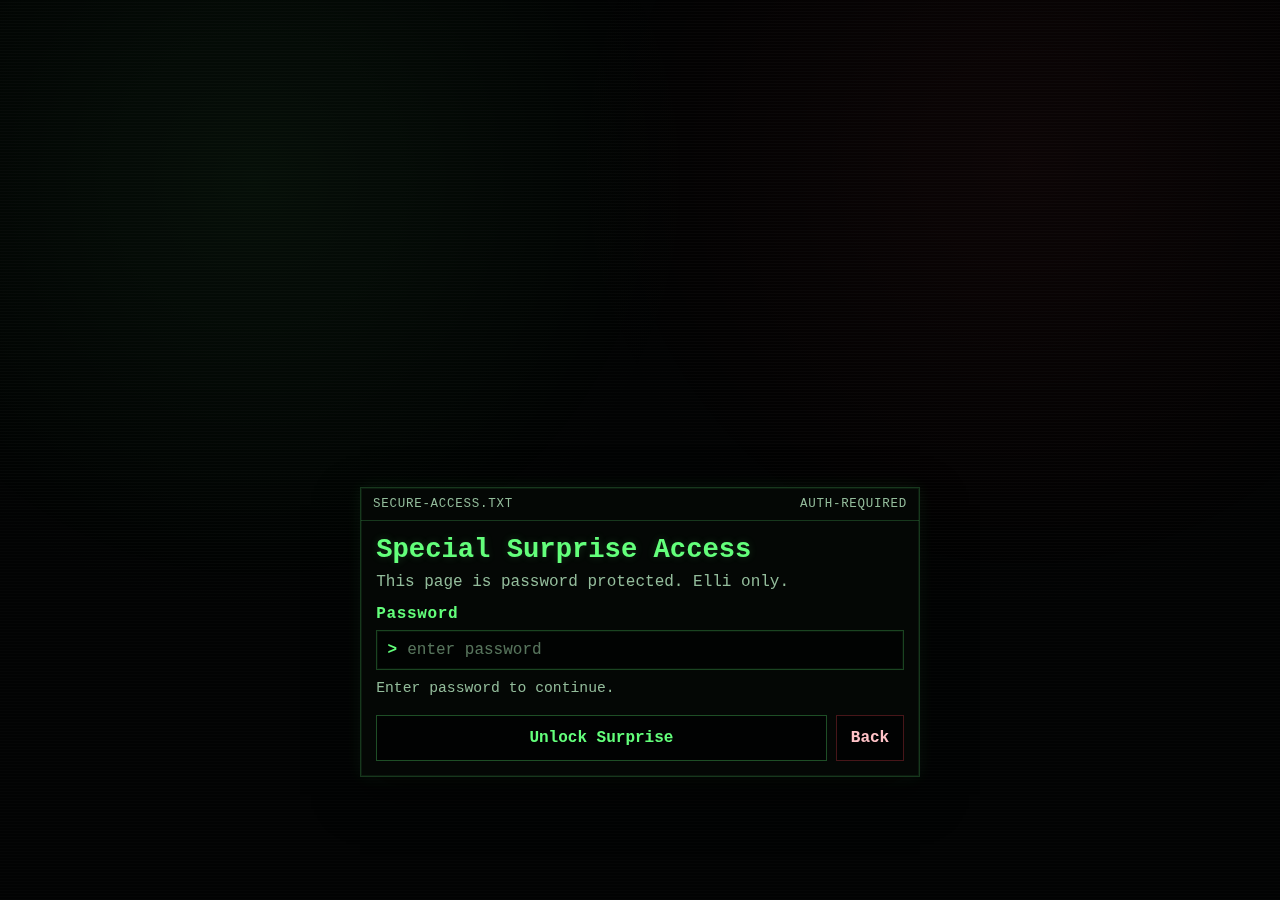
<file: surprise.html>
<!DOCTYPE html>
<html lang="en">
  <head>
    <meta charset="UTF-8" />
    <meta name="viewport" content="width=device-width, initial-scale=1.0" />
    <meta
      name="description"
      content="A retro-hacker style text document surprise page for Elli."
    />
    <title>Special Surprise</title>
    <script>
      (function () {
        try {
          if (window.sessionStorage.getItem("elli_surprise_auth") !== "ok") {
            window.location.replace("surprise-gate.html");
          }
        } catch (e) {
          window.location.replace("surprise-gate.html");
        }
      })();
    </script>
    <link rel="stylesheet" href="surprise.css" />
  </head>
  <body>
    <canvas id="ascii-rain" aria-hidden="true"></canvas>
    <canvas id="balloon-layer" aria-hidden="true"></canvas>
    <div class="screen-noise" aria-hidden="true"></div>

    <main class="surprise-shell">
      <section class="doc-panel" aria-label="Terminal text document">
        <div class="doc-header" aria-hidden="true">
          <span>surprise.txt</span>
          <span>-- INSERT --</span>
        </div>

        <div class="doc-body">
          <p class="doc-line">
            <span class="prompt-start" aria-hidden="true">&gt;</span>
            <span class="note-text-inline">
              We forgive you for saying the n-word in high school.<span
                class="vim-cursor"
                aria-hidden="true"
              ></span>
            </span>
          </p>
        </div>

        <div class="doc-actions">
          <a class="terminal-btn" href="birthday.html">Return to Main Page</a>
        </div>
      </section>
    </main>

    <script src="surprise.js" defer></script>
  </body>
</html>
</file>
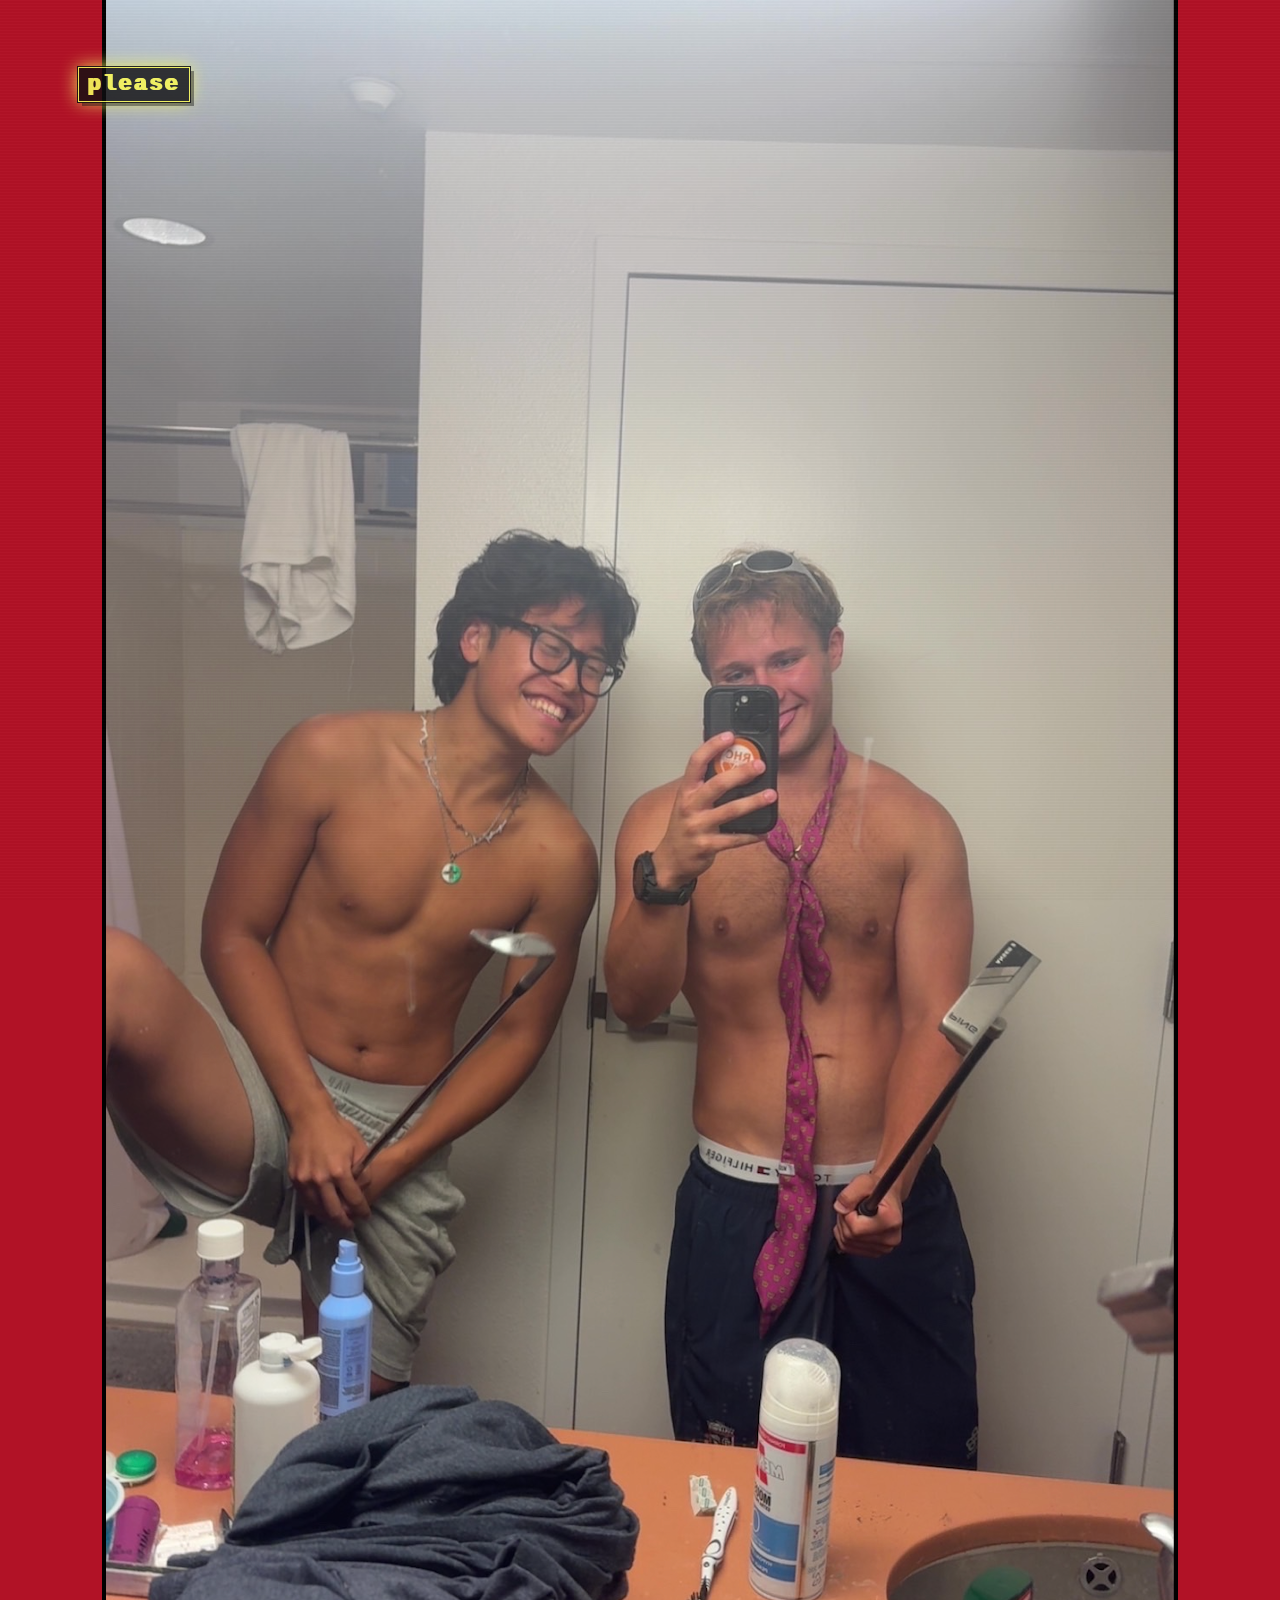
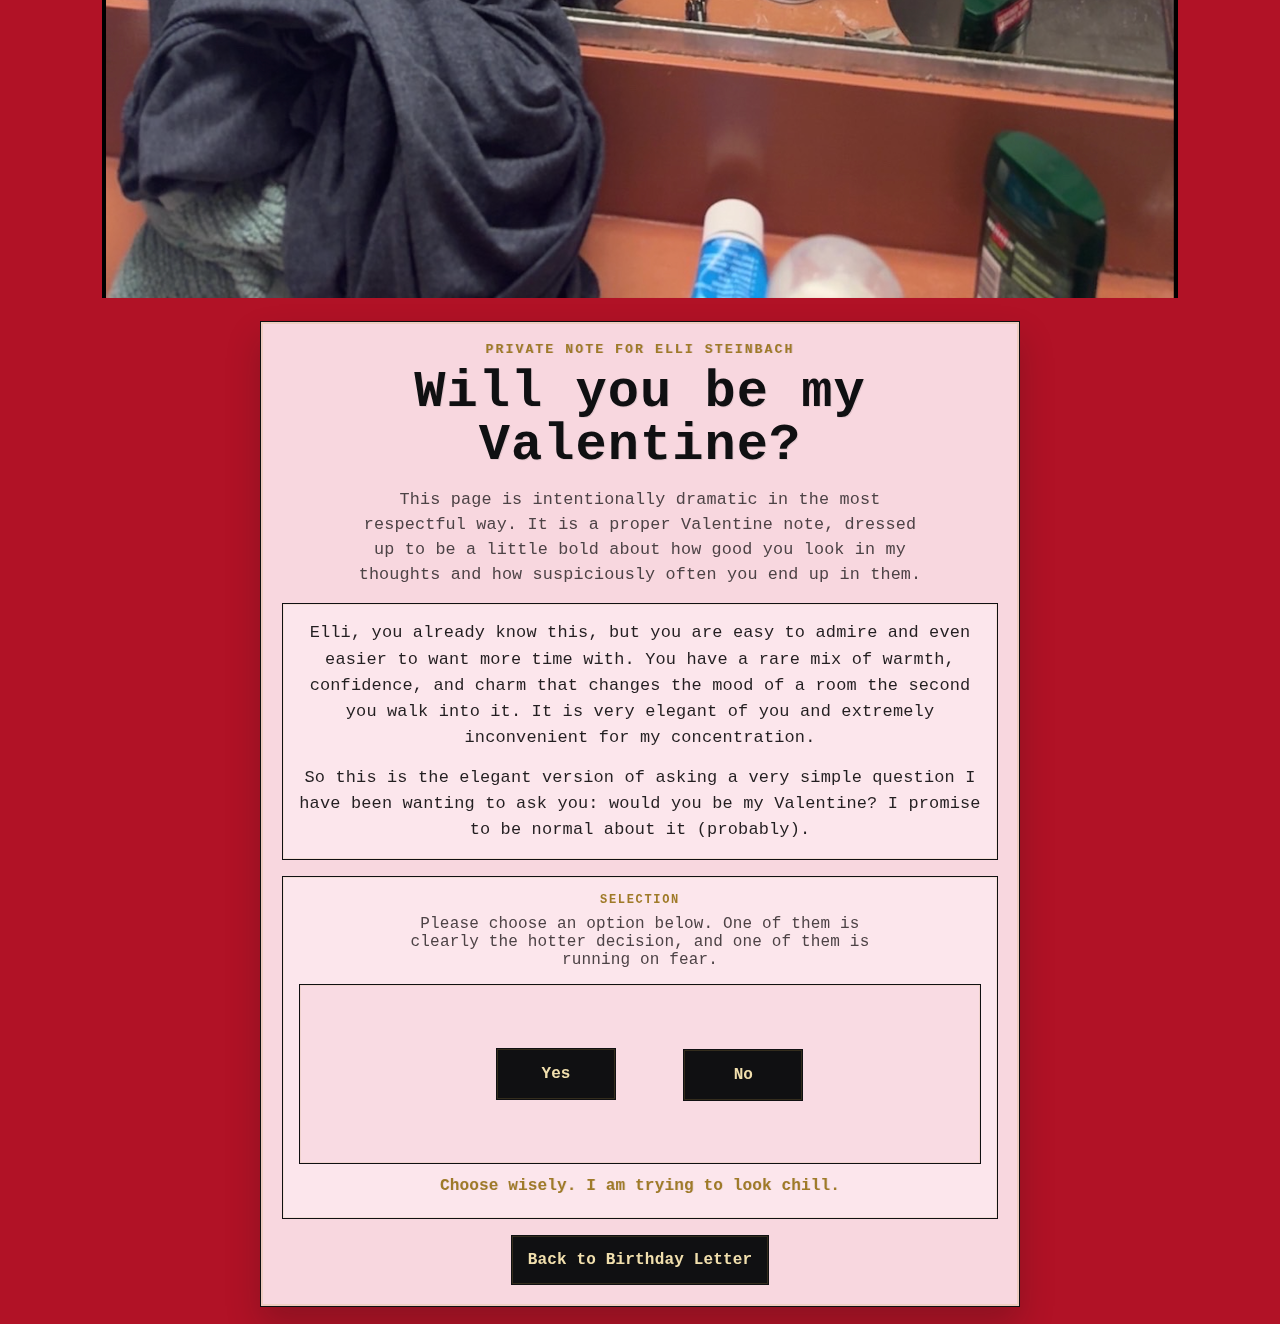
<file: valentine.html>
<!DOCTYPE html>
<html lang="en">
  <head>
    <meta charset="UTF-8" />
    <meta name="viewport" content="width=device-width, initial-scale=1.0" />
    <meta
      name="description"
      content="A Valentine note for Elli Steinbach with a playful question."
    />
    <title>Valentine Note for Elli</title>
    <link rel="stylesheet" href="valentine.css?v=2" />
  </head>
  <body>
    <div id="val-bg" aria-hidden="true">
      <img src="zesty.png" alt="" />
    </div>
    <div id="please-layer" aria-hidden="true">
      <div id="please-dvd">please</div>
    </div>
    <main class="val-shell">
      <section class="val-card" aria-labelledby="val-title">
        <p class="eyebrow">Private Note For Elli Steinbach</p>
        <h1 id="val-title">Will you be my Valentine?</h1>
        <p class="lead">
          This page is intentionally dramatic in the most respectful way. It is
          a proper Valentine note, dressed up to be a little bold about how
          good you look in my thoughts and how suspiciously often you end up in them.
        </p>

        <div class="letter-panel">
          <p>
            Elli, you already know this, but you are easy to admire and even
            easier to want more time with. You have a rare mix of warmth,
            confidence, and charm that changes the mood of a room the second
            you walk into it. It is very elegant of you and extremely
            inconvenient for my concentration.
          </p>
          <p>
            So this is the elegant version of asking a very simple question I
            have been wanting to ask you: would you be my Valentine? I promise
            to be normal about it (probably).
          </p>
        </div>

        <section class="choice-panel" aria-labelledby="choice-heading">
          <p class="choice-kicker" id="choice-heading">Selection</p>
          <p class="choice-copy">
            Please choose an option below. One of them is clearly the hotter
            decision, and one of them is running on fear.
          </p>

          <div class="choice-stage" id="choice-stage">
            <button class="choice-btn yes-btn" id="yes-btn" type="button">
              Yes
            </button>
            <button class="choice-btn no-btn" id="no-btn" type="button">
              No
            </button>
          </div>

          <p class="response-message" id="response-message" aria-live="polite">
            Choose wisely. I am trying to look chill.
          </p>
        </section>

        <div class="footer-actions">
          <a class="lux-btn" href="birthday.html">Back to Birthday Letter</a>
        </div>
      </section>
    </main>
    <noscript>
      <p style="text-align:center;color:#f1dfad;font-family:'Courier New',monospace;">
        JavaScript is required for the moving "No" button and bouncing "please" effect.
      </p>
    </noscript>
    <script src="valentine.js" defer></script>
  </body>
</html>
</file>
<file: style.css>
body {
  max-width: 600px;
  margin: 60px 0 60px 80px;
  padding: 0 20px;
  font-family: Menlo, Monaco, "SF Mono", "Courier New", monospace;
  font-size: 15px;
  line-height: 1.6;
  color: #222;
  background: #fff;
}

header {
  border-bottom: 2px solid #222;
  margin-bottom: 40px;
  padding-bottom: 10px;
}

h1 {
  font-size: 2rem;
  margin: 0;
}

article {
  margin-bottom: 50px;
}

h2 {
  font-size: 1.3rem;
  margin-bottom: 4px;
}

.date {
  color: #888;
  font-size: 0.85rem;
  margin: 0 0 12px 0;
}

details {
  margin: 12px 0;
}

details summary {
  cursor: pointer;
  color: #888;
  font-size: 0.85rem;
  list-style: none;
  user-select: none;
}

details summary::-webkit-details-marker {
  display: none;
}

details summary::before {
  content: "+ ";
}

details[open] summary::before {
  content: "− ";
}
</file>
<file: birthday.css>
:root {
  --bg: #f5f2ea;
  --panel: #ffffff;
  --panel-soft: #faf7ef;
  --black: #0f0f10;
  --black-2: #171719;
  --ink: #1f1f22;
  --muted: #4a4740;
  --gold: #c9a44a;
  --gold-deep: #a7812c;
  --gold-soft: #ead7a1;
  --line: #d7d1c2;
  --shadow: rgba(15, 15, 16, 0.08);
}

* {
  box-sizing: border-box;
}

html {
  scroll-behavior: smooth;
}

body {
  margin: 0;
  background: var(--bg);
  color: var(--ink);
  font-family: "Times New Roman", Times, serif;
  line-height: 1.5;
  text-align: center;
  overflow-x: hidden;
  position: relative;
  min-height: 100vh;
}

#confetti-canvas {
  position: absolute;
  top: 0;
  left: 0;
  width: 100vw;
  height: 100vh;
  pointer-events: none;
  z-index: 50;
}

a {
  color: inherit;
  text-decoration: none;
}

.page-shell {
  width: min(980px, calc(100% - 2rem));
  margin: 0 auto;
  padding: 1rem 0 2rem;
}

.hero,
.section,
.footer {
  background: var(--panel);
  border: 1px solid var(--black);
  box-shadow:
    0 16px 28px var(--shadow),
    inset 0 0 0 2px rgba(201, 164, 74, 0.16);
}

.hero {
  padding: 1.35rem;
}

.eyebrow {
  margin: 0;
  color: var(--gold-deep);
  font-size: 0.88rem;
  font-weight: 700;
  letter-spacing: 0.14em;
  text-transform: uppercase;
}

.hero h1 {
  margin: 0.5rem 0 0;
  font-size: clamp(2.1rem, 4.8vw, 3.7rem);
  line-height: 1;
  color: var(--black);
  font-weight: 700;
}

.hero-copy {
  margin: 0.9rem auto 0;
  max-width: 60ch;
  color: var(--muted);
  font-size: 1.06rem;
}

.hero-meta {
  margin-top: 1rem;
  display: grid;
  grid-template-columns: repeat(3, minmax(0, 1fr));
  gap: 0.7rem;
}

.hero-meta p {
  margin: 0;
  padding: 0.8rem;
  min-height: 76px;
  background: var(--panel-soft);
  border: 1px solid var(--black);
  box-shadow: inset 0 0 0 1px rgba(201, 164, 74, 0.2);
  display: grid;
  align-content: center;
  justify-items: center;
}

.hero-meta span {
  display: block;
  margin-bottom: 0.25rem;
  color: var(--gold-deep);
  font-size: 0.76rem;
  letter-spacing: 0.12em;
  text-transform: uppercase;
  font-weight: 700;
}

.hero-actions {
  margin-top: 1rem;
  display: grid;
  grid-template-columns: repeat(4, minmax(0, 1fr));
  gap: 0.65rem;
}

.action-btn,
.reason-btn {
  position: relative;
  isolation: isolate;
  overflow: hidden;
  display: inline-flex;
  align-items: center;
  justify-content: center;
  text-align: center;
  font-weight: 700;
  letter-spacing: 0.02em;
  border: 1px solid var(--black);
  color: var(--black);
  background: var(--panel);
  transition:
    color 170ms ease,
    transform 130ms ease,
    box-shadow 170ms ease,
    border-color 170ms ease,
    background-color 170ms ease;
}

.action-btn::before,
.reason-btn::before {
  content: "";
  position: absolute;
  inset: 0;
  background: var(--black);
  transform: translateY(102%);
  transition: transform 180ms ease;
  z-index: -2;
}

.action-btn::after,
.reason-btn::after {
  content: "";
  position: absolute;
  inset: 0;
  background: var(--gold);
  transform: scaleX(0);
  transform-origin: left center;
  transition: transform 210ms ease;
  z-index: -1;
}

.action-btn:hover,
.action-btn:focus-visible,
.reason-btn:hover,
.reason-btn:focus-visible {
  color: var(--black);
  border-color: var(--black);
  transform: translateY(-2px);
  box-shadow: 0 0 0 2px rgba(201, 164, 74, 0.28), 5px 5px 0 rgba(15, 15, 16, 0.95);
  outline: none;
}

.action-btn:hover::after,
.action-btn:focus-visible::after,
.reason-btn:hover::after,
.reason-btn:focus-visible::after {
  transform: scaleX(1);
}

.action-btn:hover::before,
.action-btn:focus-visible::before,
.reason-btn:hover::before,
.reason-btn:focus-visible::before {
  transform: translateY(0);
}

.action-btn:active,
.reason-btn:active {
  transform: translateY(0);
  box-shadow: 2px 2px 0 rgba(15, 15, 16, 0.95);
}

.action-btn {
  min-height: 50px;
  padding: 0.75rem;
}

.action-btn-primary {
  background: var(--black);
  color: var(--gold-soft);
  border-color: var(--black);
  box-shadow: inset 0 0 0 1px rgba(201, 164, 74, 0.25);
}

.action-btn-primary::before {
  background: var(--panel);
}

.action-btn-primary::after {
  background: var(--gold);
}

.action-btn-primary:hover,
.action-btn-primary:focus-visible {
  color: var(--black);
}

.section {
  margin-top: 1rem;
  padding: 1.15rem;
}

.section-head {
  margin-bottom: 1rem;
  padding-bottom: 0.75rem;
  border-bottom: 1px solid var(--line);
}

.section-kicker {
  margin: 0;
  color: var(--gold-deep);
  font-size: 0.78rem;
  font-weight: 700;
  letter-spacing: 0.14em;
  text-transform: uppercase;
}

.section h2 {
  margin: 0.35rem 0 0;
  color: var(--black);
  font-size: clamp(1.4rem, 2.7vw, 2.1rem);
  line-height: 1.12;
}

.letter-card {
  max-width: 780px;
  margin: 0 auto;
  border: 1px solid var(--black);
  background: var(--panel-soft);
  box-shadow: inset 0 0 0 1px rgba(201, 164, 74, 0.12);
  padding: 1.1rem;
  text-align: center;
}

.letter-card p {
  margin: 0;
  color: var(--ink);
  font-size: 1.08rem;
}

.letter-card p + p {
  margin-top: 0.9rem;
}

.drop-intro::first-letter {
  color: var(--gold-deep);
  font-size: 1.3em;
  font-weight: 700;
}

.reasons-grid {
  display: grid;
  grid-template-columns: repeat(2, minmax(0, 1fr));
  gap: 0.8rem;
}

.reason-card {
  border: 1px solid var(--black);
  background: var(--panel);
  box-shadow: inset 0 0 0 1px rgba(201, 164, 74, 0.1);
  padding: 0.95rem;
  text-align: center;
}

.reason-card h3 {
  margin: 0;
  color: var(--black);
  font-size: 1.08rem;
  line-height: 1.2;
}

.reason-card p {
  margin: 0.55rem 0 0;
  color: var(--muted);
}

.reason-btn {
  margin: 0.95rem auto 0;
  min-height: 46px;
  min-width: 168px;
  padding: 0.65rem 1rem;
  width: fit-content;
  background: var(--black);
  color: var(--gold-soft);
  border-color: var(--black);
  box-shadow: inset 0 0 0 1px rgba(201, 164, 74, 0.22);
}

.reason-btn::before {
  background: var(--panel);
}

.reason-btn::after {
  background: var(--gold);
}

.reason-btn:hover,
.reason-btn:focus-visible {
  color: var(--black);
}

.photo-grid {
  display: grid;
  grid-template-columns: 1.35fr 1fr 1fr;
  gap: 0.75rem;
}

.photo-card {
  margin: 0;
  border: 1px solid var(--black);
  background: var(--panel);
  box-shadow: inset 0 0 0 1px rgba(201, 164, 74, 0.08);
  padding: 0.7rem;
  text-align: center;
}

.photo-card.large {
  grid-row: span 2;
}

.photo-card.wide {
  grid-column: span 2;
}

.photo-fill {
  min-height: 140px;
  border: 1px solid var(--gold-deep);
  background: var(--panel-soft);
  color: var(--black-2);
  display: grid;
  place-items: center;
  text-align: center;
  padding: 1rem;
  font-weight: 700;
  box-shadow: inset 0 0 0 1px rgba(201, 164, 74, 0.14);
}

.photo-fill.photo-has-image {
  min-height: 0;
  aspect-ratio: 4 / 5;
  padding: 0;
  overflow: hidden;
  display: block;
}

.photo-fill.photo-has-image img {
  width: 100%;
  height: 100%;
  display: block;
  object-fit: cover;
  object-position: var(--photo-pos, center);
  filter: saturate(1.02) contrast(1.01);
}

.photo-card.large .photo-fill {
  min-height: 0;
  aspect-ratio: 3 / 4;
}

.photo-card.wide .photo-fill {
  min-height: 0;
  aspect-ratio: 16 / 9;
}

.photo-card figcaption {
  margin-top: 0.6rem;
  color: var(--muted);
}

.closing-card {
  border-left: 1px solid var(--black);
  border-right: 1px solid var(--black);
  box-shadow:
    inset 4px 0 0 rgba(201, 164, 74, 0.75),
    inset -4px 0 0 rgba(201, 164, 74, 0.15),
    inset 0 0 0 1px rgba(201, 164, 74, 0.12);
}

.signature {
  color: var(--black) !important;
  font-weight: 700;
}

.footer {
  margin-top: 1rem;
  padding: 0.95rem 1rem;
}

.footer p {
  margin: 0;
  color: var(--gold-deep);
  font-weight: 700;
  letter-spacing: 0.05em;
}

@media (max-width: 920px) {
  .hero-actions {
    grid-template-columns: repeat(2, minmax(0, 1fr));
  }

  .photo-grid {
    grid-template-columns: repeat(2, minmax(0, 1fr));
  }

  .photo-card.large,
  .photo-card.wide {
    grid-row: auto;
    grid-column: auto;
  }

  .photo-card.large .photo-fill {
    aspect-ratio: 4 / 5;
  }

  .photo-card.wide .photo-fill {
    aspect-ratio: 4 / 3;
  }
}

@media (max-width: 700px) {
  .page-shell {
    width: min(980px, calc(100% - 1rem));
    padding-top: 0.5rem;
  }

  .hero,
  .section,
  .footer {
    padding: 0.9rem;
  }

  .hero-meta {
    grid-template-columns: 1fr;
  }

  .reasons-grid {
    grid-template-columns: 1fr;
  }

  .hero-copy {
    font-size: 1rem;
  }

  .photo-fill.photo-has-image {
    aspect-ratio: 4 / 5;
  }
}

@media (max-width: 480px) {
  .hero-actions,
  .photo-grid {
    grid-template-columns: 1fr;
  }

  .action-btn {
    min-height: 50px;
  }

  .letter-card p {
    font-size: 1rem;
  }

  .photo-fill.photo-has-image {
    aspect-ratio: 5 / 6;
    min-height: 220px;
  }

  .photo-card.wide .photo-fill {
    aspect-ratio: 4 / 5;
  }
}

@media (prefers-reduced-motion: reduce) {
  html {
    scroll-behavior: auto;
  }

  .action-btn,
  .reason-btn {
    transition: none;
  }

  .action-btn::before,
  .action-btn::after,
  .reason-btn::before,
  .reason-btn::after {
    transition: none;
  }
}
</file>
<file: blog.css>
:root {
  --bg: #282a36;
  --panel: #21222c;
  --text: #f8f8f2;
  --muted: #aeb7c9;
  --line: #44475a;
  --accent: #8be9fd;
  --ok: #50fa7b;
  --warn: #ff5555;
}

* {
  box-sizing: border-box;
}

html,
body {
  margin: 0;
  min-height: 100%;
}

[hidden] {
  display: none !important;
}

body {
  background: var(--bg);
  color: var(--text);
  font-family: "Consolas", "Menlo", "Monaco", "Courier New", monospace;
  line-height: 1.4;
}

.blog-shell {
  max-width: 900px;
  margin: 0;
  padding: 12px;
}

h1,
h2,
h3 {
  margin: 0 0 8px;
  text-decoration: underline;
  font-weight: 700;
}

p {
  margin: 0 0 10px;
}

.blog-kicker,
.blog-subtitle,
.column-head p,
.meta-row,
.auth-message,
.editor-card label,
.editor-note {
  color: var(--muted);
}

.blog-header-actions,
.editor-actions,
.admin-item-actions {
  display: flex;
  flex-wrap: wrap;
  gap: 8px;
  margin: 8px 0 12px;
}

.auth-panel,
.blog-main,
.editor-panel,
.column-head,
.big-updates-list,
.entries-list,
.editor-grid,
.editor-card {
  display: block;
}

.blog-column {
  margin-bottom: 18px;
}

.empty-state {
  color: var(--muted);
}

a,
button {
  color: var(--text);
  background: var(--panel);
  border: 1px solid var(--line);
  padding: 6px 10px;
  font: inherit;
  text-decoration: none;
  cursor: pointer;
}

.header-btn-accent {
  color: var(--accent);
  border-color: var(--accent);
}

.small-btn-danger {
  color: #ffb5b5;
  border-color: #7b4444;
}

input,
textarea {
  width: 100%;
  color: var(--text);
  background: var(--panel);
  border: 1px solid var(--line);
  padding: 6px 8px;
  font: inherit;
  margin: 0 0 8px;
}

textarea {
  resize: vertical;
}

.password-form {
  margin: 10px 0;
}

.password-form button {
  width: auto;
}

.auth-message {
  min-height: 18px;
}

.auth-message.success {
  color: var(--ok);
}

.auth-message:not(.success) {
  color: var(--warn);
}

.big-update-card,
.entry-card {
  margin: 0 0 14px;
}

.spotify-link {
  display: inline-block;
  color: var(--accent);
  margin-top: 6px;
}

.editor-note {
  font-size: 0.85rem;
}

.entry-media {
  display: block;
  width: 100%;
  max-width: 100%;
  margin-top: 8px;
}

.entry-media-link {
  display: inline-block;
  color: var(--accent);
  margin-top: 8px;
}

@media (max-width: 700px) {
  .blog-shell {
    padding: 10px;
  }
}
</file>
<file: valentine.css>
:root {
  --bg-red: #b11226;
  --bg-red-deep: #8f0f20;
  --panel-pink: #f8d7df;
  --panel-pink-soft: #fce6ec;
  --black: #101012;
  --ink: #231f21;
  --muted: #4d4346;
  --gold: #c9a44a;
  --gold-deep: #9f7a28;
  --gold-soft: #f1dfad;
  --shadow: rgba(16, 16, 18, 0.22);
}

* {
  box-sizing: border-box;
}

html {
  scroll-behavior: smooth;
}

body {
  margin: 0;
  min-height: 100vh;
  background: var(--bg-red);
  color: var(--ink);
  font-family: "Courier New", "Lucida Console", monospace;
  text-align: center;
  position: relative;
  overflow-x: hidden;
  image-rendering: pixelated;
  letter-spacing: 0.01em;
}

body::before,
body::after {
  content: "";
  position: fixed;
  inset: 0;
  pointer-events: none;
  z-index: 0;
}

body::before {
  background:
    repeating-linear-gradient(
      180deg,
      rgba(255, 255, 255, 0.03) 0 1px,
      rgba(0, 0, 0, 0.03) 1px 3px
    );
  opacity: 0.55;
}

body::after {
  background:
    repeating-linear-gradient(
      90deg,
      rgba(255, 255, 255, 0.015) 0 1px,
      transparent 1px 6px
    ),
    repeating-linear-gradient(
      0deg,
      rgba(255, 255, 255, 0.012) 0 1px,
      transparent 1px 6px
    );
  opacity: 0.35;
}

#please-layer {
  position: fixed;
  inset: 0;
  pointer-events: none;
  overflow: hidden;
  z-index: 1;
}

#please-dvd {
  position: absolute;
  top: 0;
  left: 0;
  padding: 0.35rem 0.55rem;
  border: 1px solid currentColor;
  background: rgba(16, 16, 18, 0.88);
  color: #f1dfad;
  font-family: "Courier New", "Lucida Console", monospace;
  font-weight: 700;
  font-size: clamp(14px, 2vw, 22px);
  line-height: 1;
  text-transform: lowercase;
  letter-spacing: 0.1em;
  box-shadow:
    0 0 0 1px rgba(16, 16, 18, 0.95),
    4px 4px 0 rgba(16, 16, 18, 0.45);
  text-shadow:
    1px 0 0 currentColor,
    -1px 0 0 currentColor;
  opacity: 0.92;
  will-change: transform, color;
  transform: translate3d(0, 0, 0);
}

.val-shell {
  min-height: 100vh;
  display: grid;
  place-items: center;
  padding: 1.1rem;
  position: relative;
  z-index: 2;
}

.val-card {
  width: min(760px, 100%);
  background: var(--panel-pink);
  border: 1px solid var(--black);
  box-shadow:
    0 18px 32px var(--shadow),
    inset 0 0 0 2px rgba(201, 164, 74, 0.2);
  padding: 1.3rem;
  position: relative;
  z-index: 2;
  border-radius: 0;
}

.eyebrow {
  margin: 0;
  color: var(--gold-deep);
  font-size: 0.82rem;
  letter-spacing: 0.16em;
  text-transform: uppercase;
  font-weight: 700;
  text-shadow: 1px 0 0 rgba(0, 0, 0, 0.14);
}

.val-card h1 {
  margin: 0.55rem 0 0;
  color: var(--black);
  font-size: clamp(2rem, 5vw, 3.25rem);
  line-height: 1.02;
  letter-spacing: 0.02em;
  text-shadow: 1px 1px 0 rgba(16, 16, 18, 0.08);
}

.lead {
  margin: 0.9rem auto 0;
  max-width: 56ch;
  color: var(--muted);
  font-size: 1.05rem;
  line-height: 1.5;
}

.letter-panel {
  margin-top: 1rem;
  border: 1px solid var(--black);
  background: var(--panel-pink-soft);
  box-shadow: inset 0 0 0 1px rgba(201, 164, 74, 0.12);
  padding: 1rem;
  border-radius: 0;
}

.letter-panel p {
  margin: 0;
  color: var(--ink);
  font-size: 1.06rem;
  line-height: 1.55;
}

.letter-panel p + p {
  margin-top: 0.8rem;
}

.choice-panel {
  margin-top: 1rem;
  border: 1px solid var(--black);
  background: var(--panel-pink-soft);
  box-shadow: inset 0 0 0 1px rgba(201, 164, 74, 0.12);
  padding: 1rem;
  border-radius: 0;
}

.choice-kicker {
  margin: 0;
  color: var(--gold-deep);
  font-weight: 700;
  letter-spacing: 0.14em;
  text-transform: uppercase;
  font-size: 0.75rem;
}

.choice-copy {
  margin: 0.5rem auto 0;
  max-width: 50ch;
  color: var(--muted);
}

.choice-stage {
  margin-top: 0.9rem;
  min-height: 180px;
  border: 1px solid var(--black);
  background: #f9dbe3;
  box-shadow: inset 0 0 0 1px rgba(201, 164, 74, 0.12);
  position: relative;
  padding: 0.9rem;
  overflow: hidden;
  border-radius: 0;
}

.choice-btn,
.lux-btn {
  position: relative;
  isolation: isolate;
  overflow: hidden;
  display: inline-flex;
  align-items: center;
  justify-content: center;
  border: 1px solid var(--black);
  background: var(--black);
  color: var(--gold-soft);
  box-shadow: inset 0 0 0 1px rgba(201, 164, 74, 0.2);
  font-family: inherit;
  font-size: 1rem;
  font-weight: 700;
  text-align: center;
  cursor: pointer;
  border-radius: 0;
  transition:
    color 170ms ease,
    transform 130ms ease,
    box-shadow 170ms ease;
}

.choice-btn::before,
.lux-btn::before {
  content: "";
  position: absolute;
  inset: 0;
  background: var(--gold);
  transform: scaleX(0);
  transform-origin: left center;
  transition: transform 190ms ease;
  z-index: -1;
}

.choice-btn:hover,
.choice-btn:focus-visible,
.lux-btn:hover,
.lux-btn:focus-visible {
  color: var(--black);
  transform: translateY(-2px);
  box-shadow: 0 0 0 2px rgba(201, 164, 74, 0.28), 5px 5px 0 rgba(16, 16, 18, 0.95);
  outline: none;
}

.choice-btn:hover::before,
.choice-btn:focus-visible::before,
.lux-btn:hover::before,
.lux-btn:focus-visible::before {
  transform: scaleX(1);
}

.choice-btn:active,
.lux-btn:active {
  transform: translateY(0);
  box-shadow: 2px 2px 0 rgba(16, 16, 18, 0.95);
}

.yes-btn {
  position: absolute;
  left: 50%;
  top: 50%;
  transform: translate(-120%, -50%);
  min-width: 120px;
  min-height: 52px;
  padding: 0.7rem 1rem;
  z-index: 2;
}

.yes-btn:hover,
.yes-btn:focus-visible {
  transform: translate(-120%, calc(-50% - 2px));
}

.yes-btn:active {
  transform: translate(-120%, -50%);
}

.no-btn {
  position: absolute;
  left: 65%;
  top: 50%;
  transform: translate(-50%, -50%);
  min-width: 120px;
  min-height: 52px;
  padding: 0.7rem 1rem;
  z-index: 1;
}

.response-message {
  margin: 0.8rem 0 0;
  min-height: 1.6rem;
  color: var(--gold-deep);
  font-weight: 700;
  text-shadow: 1px 0 0 rgba(0, 0, 0, 0.08);
}

.footer-actions {
  margin-top: 1rem;
}

.lux-btn {
  min-height: 50px;
  padding: 0.7rem 1rem;
  min-width: 240px;
  text-decoration: none;
}

@media (max-width: 640px) {
  .val-card {
    padding: 0.95rem;
  }

  .letter-panel,
  .choice-panel {
    padding: 0.85rem;
  }

  .choice-stage {
    min-height: 220px;
  }

  #please-dvd {
    font-size: 13px;
    letter-spacing: 0.08em;
    padding: 0.3rem 0.45rem;
  }

  .yes-btn {
    left: 50%;
    top: auto;
    bottom: 14px;
    transform: translateX(-50%);
  }

  .yes-btn:hover,
  .yes-btn:focus-visible {
    transform: translate(-50%, -2px);
  }

  .yes-btn:active {
    transform: translateX(-50%);
  }
}

@media (prefers-reduced-motion: reduce) {
  html {
    scroll-behavior: auto;
  }

  .choice-btn,
  .lux-btn {
    transition: none;
  }

  .choice-btn::before,
  .lux-btn::before {
    transition: none;
  }

  #please-layer {
    display: none;
  }
}
</file>
<file: proof.css>
:root {
  --proof-bg: #090909;
  --proof-panel: rgba(14, 14, 14, 0.86);
  --proof-gold: #d7b15b;
  --proof-red: #d83a3a;
  --proof-green: #43d46a;
  --proof-white: #f8f4ea;
}

* {
  box-sizing: border-box;
}

html,
body {
  margin: 0;
  min-height: 100%;
  background: #000;
}

body {
  font-family: "Times New Roman", Times, serif;
  color: var(--proof-white);
  overflow: hidden;
}

.proof-page {
  position: relative;
  min-height: 100vh;
  min-height: 100svh;
  display: grid;
  grid-template-rows: auto 1fr auto;
  background:
    radial-gradient(circle at 15% 10%, rgba(216, 58, 58, 0.12), transparent 40%),
    radial-gradient(circle at 88% 15%, rgba(67, 212, 106, 0.08), transparent 36%),
    linear-gradient(180deg, #0d0d0d 0%, #000 100%);
  isolation: isolate;
  padding: 0.6rem 0.6rem 0.9rem;
}

.proof-noise,
.proof-scanlines {
  position: absolute;
  inset: 0;
  pointer-events: none;
  z-index: 0;
}

.proof-noise {
  opacity: 0.07;
  background-image:
    radial-gradient(circle at 20% 30%, #fff 0.6px, transparent 0.7px),
    radial-gradient(circle at 70% 40%, #fff 0.7px, transparent 0.8px),
    radial-gradient(circle at 50% 80%, #fff 0.5px, transparent 0.6px);
  background-size: 13px 13px, 17px 17px, 11px 11px;
  animation: proofNoiseShift 0.38s steps(2) infinite;
}

.proof-scanlines {
  opacity: 0.15;
  background: repeating-linear-gradient(
    to bottom,
    rgba(255, 255, 255, 0.12) 0,
    rgba(255, 255, 255, 0.12) 1px,
    transparent 1px,
    transparent 4px
  );
  mix-blend-mode: soft-light;
}

.proof-topbar {
  position: relative;
  z-index: 2;
  display: flex;
  flex-wrap: wrap;
  gap: 0.45rem;
  align-items: center;
  justify-content: center;
  margin-bottom: 0.5rem;
}

.proof-chip {
  border: 1px solid rgba(215, 177, 91, 0.52);
  background: rgba(0, 0, 0, 0.68);
  color: var(--proof-gold);
  padding: 0.35rem 0.6rem;
  font: 700 0.75rem/1 "Courier New", monospace;
  letter-spacing: 0.06em;
  text-transform: uppercase;
  box-shadow: inset 0 0 0 1px rgba(255, 255, 255, 0.06);
}

.proof-chip.live {
  color: #fff;
  background: rgba(216, 58, 58, 0.9);
  border-color: rgba(255, 255, 255, 0.4);
}

.proof-chip.blink {
  animation: blinkChip 0.9s steps(2) infinite;
}

.proof-stage {
  position: relative;
  z-index: 1;
  display: grid;
  place-items: center;
  min-height: 0;
}

.proof-frame {
  position: relative;
  margin: 0;
  width: min(100%, 1200px);
  height: min(100%, calc(100svh - 10rem));
  border: 2px solid rgba(215, 177, 91, 0.45);
  background: var(--proof-panel);
  box-shadow:
    0 14px 42px rgba(0, 0, 0, 0.46),
    inset 0 0 0 1px rgba(255, 255, 255, 0.04);
  overflow: hidden;
}

.proof-feed-shell {
  position: relative;
  display: grid;
  grid-template-rows: auto auto 1fr;
  gap: 0.8rem;
  width: 100%;
  height: 100%;
  padding: 3.05rem 0.9rem 3rem;
  background:
    radial-gradient(circle at 15% 15%, rgba(216, 58, 58, 0.14), transparent 38%),
    radial-gradient(circle at 85% 20%, rgba(67, 212, 106, 0.1), transparent 42%),
    linear-gradient(180deg, rgba(9, 9, 9, 0.92), rgba(0, 0, 0, 0.95));
}

.proof-feed-glow {
  position: absolute;
  inset: 0;
  pointer-events: none;
  background:
    radial-gradient(circle at 25% 40%, rgba(255, 255, 255, 0.05), transparent 35%),
    radial-gradient(circle at 80% 62%, rgba(216, 58, 58, 0.09), transparent 32%);
  opacity: 0.85;
}

.proof-feed-head {
  position: relative;
  z-index: 1;
  text-align: center;
  padding: 0.55rem 0.7rem;
  border: 1px solid rgba(215, 177, 91, 0.2);
  background: rgba(255, 255, 255, 0.03);
}

.proof-feed-title {
  color: #fff4d0;
  font: 700 1.15rem/1.05 "Arial Black", "Impact", sans-serif;
  text-transform: uppercase;
  letter-spacing: 0.04em;
  text-shadow: 0 2px 8px rgba(216, 58, 58, 0.35);
}

.proof-feed-subtitle {
  margin-top: 0.25rem;
  color: rgba(248, 244, 234, 0.9);
  font: 700 0.72rem/1.2 "Courier New", monospace;
  letter-spacing: 0.04em;
  text-transform: uppercase;
}

.affirmation-current {
  position: relative;
  z-index: 1;
  min-height: 3.4rem;
  display: grid;
  place-items: center;
  text-align: center;
  padding: 0.65rem 0.85rem;
  border: 1px solid rgba(255, 255, 255, 0.14);
  background: rgba(0, 0, 0, 0.42);
  color: #fff;
  font: 700 clamp(0.95rem, 2vw, 1.15rem) / 1.2 "Times New Roman", Times, serif;
  letter-spacing: 0.02em;
  box-shadow: inset 0 0 0 1px rgba(255, 255, 255, 0.04);
}

.affirmation-current::after {
  content: " <3";
  color: rgba(255, 205, 214, 0.95);
  font-family: "Courier New", monospace;
}

.affirmation-list-wrap {
  position: relative;
  z-index: 1;
  min-height: 0;
  overflow: auto;
  border: 1px solid rgba(215, 177, 91, 0.18);
  background: rgba(0, 0, 0, 0.38);
  padding: 0.45rem;
  scrollbar-width: thin;
  scrollbar-color: rgba(215, 177, 91, 0.4) rgba(255, 255, 255, 0.06);
}

.affirmation-list {
  list-style: none;
  margin: 0;
  padding: 0;
  display: grid;
  gap: 0.4rem;
}

.affirmation-list li {
  padding: 0.48rem 0.55rem;
  border: 1px solid rgba(255, 255, 255, 0.08);
  background: rgba(255, 255, 255, 0.02);
  color: rgba(248, 244, 234, 0.96);
  font: 700 0.83rem/1.25 "Courier New", monospace;
  letter-spacing: 0.02em;
  transform-origin: left center;
  animation: affirmationSlideIn 260ms ease-out;
}

.affirmation-list li:nth-child(odd) {
  border-color: rgba(216, 58, 58, 0.14);
}

.affirmation-list li:nth-child(3n) {
  border-color: rgba(67, 212, 106, 0.18);
}

.affirmation-prefix {
  display: inline-block;
  min-width: 5.8ch;
  color: rgba(215, 177, 91, 0.95);
}

.affirmation-heart {
  color: #ffb7c7;
  margin-left: 0.35rem;
}

.proof-page.is-punch .proof-frame {
  animation: proofPunch 180ms ease-out;
}

.proof-caption {
  position: absolute;
  left: 50%;
  transform: translateX(-50%);
  width: min(92%, 940px);
  text-align: center;
  color: #fff;
  background: rgba(0, 0, 0, 0.72);
  border: 1px solid rgba(255, 255, 255, 0.22);
  font: 700 0.9rem/1.1 "Arial Black", "Impact", sans-serif;
  text-transform: uppercase;
  letter-spacing: 0.03em;
  padding: 0.5rem 0.75rem;
  text-shadow: 0 2px 4px rgba(0, 0, 0, 0.8);
  z-index: 2;
}

.proof-caption.top {
  top: 0.6rem;
}

.proof-caption.bottom {
  bottom: 0.6rem;
}

.proof-marquee-wrap {
  position: relative;
  z-index: 2;
  overflow: hidden;
  margin-top: 0.55rem;
  border: 1px solid rgba(215, 177, 91, 0.32);
  background: rgba(0, 0, 0, 0.7);
}

.proof-marquee {
  display: flex;
  gap: 1.35rem;
  width: max-content;
  min-width: 100%;
  padding: 0.35rem 0.7rem;
  animation: marqueeScroll 17s linear infinite;
  font: 700 0.8rem/1 "Courier New", monospace;
  letter-spacing: 0.05em;
  text-transform: uppercase;
}

.proof-marquee span {
  color: #f2f2f2;
  white-space: nowrap;
}

.proof-marquee span:nth-child(odd) {
  color: var(--proof-green);
}

.proof-marquee span:nth-child(3n) {
  color: #ffb0b0;
}

.proof-stickers {
  position: absolute;
  inset: 0;
  pointer-events: none;
  z-index: 3;
}

.sticker {
  position: absolute;
  padding: 0.35rem 0.6rem;
  border-radius: 999px;
  border: 2px solid #111;
  background: rgba(255, 255, 255, 0.92);
  color: #111;
  font: 700 0.72rem/1 "Courier New", monospace;
  box-shadow: 0 8px 20px rgba(0, 0, 0, 0.22);
  transform-origin: center;
}

.sticker-1 {
  top: 17%;
  left: 3%;
  animation: floatStickerA 5.2s ease-in-out infinite;
}

.sticker-2 {
  top: 22%;
  right: 4%;
  background: rgba(255, 230, 230, 0.94);
  animation: floatStickerB 6.1s ease-in-out infinite;
}

.sticker-3 {
  top: 52%;
  left: 2%;
  background: rgba(230, 255, 235, 0.94);
  animation: floatStickerC 5.7s ease-in-out infinite;
}

.sticker-4 {
  bottom: 15%;
  right: 3%;
  animation: floatStickerA 6.6s ease-in-out infinite reverse;
}

.sticker-5 {
  bottom: 22%;
  left: 6%;
  background: rgba(255, 242, 214, 0.94);
  animation: floatStickerB 4.8s ease-in-out infinite;
}

.sticker-6 {
  top: 8%;
  right: 18%;
  animation: floatStickerC 6.8s ease-in-out infinite reverse;
}

.proof-side-meter {
  position: absolute;
  right: 0.8rem;
  top: 4.2rem;
  z-index: 3;
  width: 7.2rem;
  pointer-events: none;
  background: rgba(0, 0, 0, 0.64);
  border: 1px solid rgba(215, 177, 91, 0.3);
  padding: 0.45rem;
}

.meter-label {
  color: var(--proof-gold);
  font: 700 0.62rem/1.15 "Courier New", monospace;
  text-transform: uppercase;
  margin-bottom: 0.35rem;
  letter-spacing: 0.06em;
}

.meter-track {
  height: 0.55rem;
  border: 1px solid rgba(255, 255, 255, 0.2);
  background: rgba(255, 255, 255, 0.06);
  overflow: hidden;
}

.meter-fill {
  height: 100%;
  width: 58%;
  background: linear-gradient(
    90deg,
    #39d36b 0%,
    #d7b15b 48%,
    #d83a3a 100%
  );
  box-shadow: 0 0 10px rgba(216, 58, 58, 0.4);
  transform-origin: left center;
  animation: meterPulse 1.8s ease-in-out infinite;
}

.proof-back-btn {
  position: absolute;
  left: 0.8rem;
  bottom: 0.8rem;
  z-index: 4;
  display: inline-flex;
  align-items: center;
  justify-content: center;
  min-height: 44px;
  padding: 0.65rem 0.95rem;
  background: rgba(0, 0, 0, 0.82);
  color: var(--proof-gold);
  border: 1px solid rgba(215, 177, 91, 0.52);
  text-decoration: none;
  font: 700 0.82rem/1 "Courier New", monospace;
  letter-spacing: 0.05em;
  text-transform: uppercase;
  transition: transform 140ms ease, box-shadow 140ms ease, color 140ms ease;
}

.proof-back-btn:hover,
.proof-back-btn:focus-visible {
  transform: translateY(-1px);
  box-shadow: 0 0 0 1px rgba(255, 255, 255, 0.1) inset, 0 8px 20px rgba(0, 0, 0, 0.35);
  color: #fff3ce;
}

.proof-back-btn:active {
  transform: translateY(0);
}

@keyframes marqueeScroll {
  from {
    transform: translateX(0);
  }
  to {
    transform: translateX(-50%);
  }
}

@keyframes blinkChip {
  0%,
  49% {
    opacity: 1;
  }
  50%,
  100% {
    opacity: 0.35;
  }
}

@keyframes meterPulse {
  0%,
  100% {
    transform: scaleX(0.56);
  }
  50% {
    transform: scaleX(0.92);
  }
}

@keyframes floatStickerA {
  0%,
  100% {
    transform: translate3d(0, 0, 0) rotate(-9deg);
  }
  50% {
    transform: translate3d(8px, -10px, 0) rotate(-4deg);
  }
}

@keyframes floatStickerB {
  0%,
  100% {
    transform: translate3d(0, 0, 0) rotate(8deg);
  }
  50% {
    transform: translate3d(-9px, 8px, 0) rotate(13deg);
  }
}

@keyframes floatStickerC {
  0%,
  100% {
    transform: translate3d(0, 0, 0) rotate(-2deg);
  }
  50% {
    transform: translate3d(6px, 12px, 0) rotate(4deg);
  }
}

@keyframes proofPunch {
  0% {
    transform: scale(1);
  }
  35% {
    transform: scale(1.018);
  }
  100% {
    transform: scale(1);
  }
}

@keyframes affirmationSlideIn {
  0% {
    opacity: 0;
    transform: translateY(6px) scale(0.99);
  }
  100% {
    opacity: 1;
    transform: translateY(0) scale(1);
  }
}

@keyframes proofNoiseShift {
  0% {
    transform: translate(0, 0);
  }
  50% {
    transform: translate(1px, -1px);
  }
  100% {
    transform: translate(-1px, 1px);
  }
}

@media (max-width: 900px) {
  .proof-frame {
    height: min(100%, calc(100svh - 11.4rem));
  }

  .proof-feed-shell {
    padding: 2.9rem 0.7rem 2.85rem;
    gap: 0.65rem;
  }

  .proof-feed-title {
    font-size: 0.95rem;
  }

  .affirmation-list li {
    font-size: 0.74rem;
  }

  .proof-caption {
    font-size: 0.72rem;
    padding: 0.42rem 0.58rem;
  }

  .proof-side-meter {
    width: 6.2rem;
    right: 0.55rem;
    top: 4rem;
  }

  .sticker {
    font-size: 0.63rem;
    padding: 0.3rem 0.48rem;
    max-width: 44vw;
    white-space: normal;
    text-align: center;
  }

  .proof-back-btn {
    left: 50%;
    transform: translateX(-50%);
    bottom: 0.65rem;
  }

  .proof-back-btn:hover,
  .proof-back-btn:focus-visible,
  .proof-back-btn:active {
    transform: translateX(-50%);
  }
}

@media (max-width: 640px) {
  .proof-page {
    padding: 0.45rem 0.45rem 0.75rem;
  }

  .proof-topbar {
    gap: 0.35rem;
    margin-bottom: 0.4rem;
  }

  .proof-chip {
    font-size: 0.62rem;
    padding: 0.28rem 0.45rem;
  }

  .proof-frame {
    height: min(100%, calc(100svh - 12.6rem));
  }

  .proof-feed-shell {
    padding: 2.65rem 0.55rem 2.65rem;
    gap: 0.55rem;
  }

  .proof-feed-head {
    padding: 0.45rem 0.5rem;
  }

  .proof-feed-subtitle {
    font-size: 0.62rem;
  }

  .affirmation-current {
    min-height: 2.95rem;
    padding: 0.5rem 0.58rem;
    font-size: 0.88rem;
  }

  .affirmation-list-wrap {
    padding: 0.35rem;
  }

  .affirmation-list li {
    padding: 0.42rem 0.46rem;
    font-size: 0.68rem;
    line-height: 1.22;
  }

  .affirmation-prefix {
    min-width: 4.9ch;
  }

  .proof-caption.top {
    top: 0.35rem;
  }

  .proof-caption.bottom {
    bottom: 0.35rem;
  }

  .proof-marquee {
    font-size: 0.68rem;
    gap: 1rem;
  }

  .proof-side-meter {
    top: auto;
    right: 0.45rem;
    bottom: 3.95rem;
    width: 5.5rem;
  }

  .sticker-2,
  .sticker-4 {
    right: 1%;
  }

  .sticker-1,
  .sticker-3 {
    left: 1%;
  }

  .sticker-6 {
    right: 8%;
    top: 12%;
  }
}

@media (max-height: 700px) and (min-width: 700px) {
  .proof-frame {
    height: min(100%, calc(100svh - 9rem));
  }
}

@media (prefers-reduced-motion: reduce) {
  .proof-noise,
  .proof-chip.blink,
  .proof-marquee,
  .sticker,
  .meter-fill {
    animation-duration: 0.001ms !important;
    animation-iteration-count: 1 !important;
  }

  .affirmation-list li {
    animation: none !important;
  }
}
</file>
<file: surprise-gate.css>
:root {
  --bg: #030404;
  --panel: rgba(4, 8, 5, 0.9);
  --green: #63ff7b;
  --green-soft: #c0ffca;
  --red: #ff4b57;
  --muted: #93bc9b;
  --line: rgba(99, 255, 123, 0.2);
  --shadow: rgba(0, 0, 0, 0.5);
}

* {
  box-sizing: border-box;
}

html,
body {
  height: 100%;
}

body {
  margin: 0;
  background: #020303;
  color: var(--green-soft);
  font-family: "Courier New", "Lucida Console", monospace;
  display: grid;
  place-items: center;
  padding: 1rem;
  position: relative;
  overflow: hidden;
}

body::before {
  content: "";
  position: fixed;
  inset: 0;
  pointer-events: none;
  background:
    radial-gradient(circle at 20% 20%, rgba(99, 255, 123, 0.06), transparent 35%),
    radial-gradient(circle at 80% 18%, rgba(255, 75, 87, 0.05), transparent 36%),
    repeating-linear-gradient(
      0deg,
      rgba(255, 255, 255, 0.02) 0 1px,
      transparent 1px 3px
    );
  opacity: 0.9;
}

.gate-shell {
  width: min(560px, 100%);
  position: relative;
  z-index: 1;
}

.gate-panel {
  border: 1px solid var(--line);
  background: var(--panel);
  box-shadow:
    0 18px 40px var(--shadow),
    inset 0 0 0 1px rgba(99, 255, 123, 0.08),
    0 0 16px rgba(99, 255, 123, 0.08);
  padding: 0;
}

.gate-topbar {
  display: flex;
  justify-content: space-between;
  gap: 0.75rem;
  padding: 0.55rem 0.75rem;
  border-bottom: 1px solid var(--line);
  color: var(--muted);
  font-size: 0.78rem;
  letter-spacing: 0.06em;
  text-transform: uppercase;
}

.gate-panel h1 {
  margin: 0;
  padding: 0.9rem 0.95rem 0;
  color: var(--green);
  font-size: clamp(1.15rem, 3.4vw, 1.7rem);
  line-height: 1.1;
  text-shadow: 0 0 8px rgba(99, 255, 123, 0.18);
}

.gate-copy {
  margin: 0;
  padding: 0.5rem 0.95rem 0;
  color: var(--muted);
}

.gate-form {
  padding: 0.9rem 0.95rem 0.95rem;
}

.gate-label {
  display: inline-block;
  margin-bottom: 0.45rem;
  color: var(--green);
  font-weight: 700;
  letter-spacing: 0.04em;
}

.input-row {
  display: grid;
  grid-template-columns: auto 1fr;
  align-items: center;
  gap: 0.5rem;
  border: 1px solid rgba(99, 255, 123, 0.26);
  background: rgba(0, 0, 0, 0.55);
  box-shadow: inset 0 0 0 1px rgba(99, 255, 123, 0.06);
  padding: 0.55rem 0.65rem;
}

.prompt {
  color: var(--green);
  font-weight: 700;
}

.input-row input {
  width: 100%;
  min-width: 0;
  border: 0;
  outline: none;
  background: transparent;
  color: var(--green-soft);
  font: inherit;
}

.input-row input::placeholder {
  color: rgba(192, 255, 202, 0.45);
}

.gate-message {
  margin: 0.65rem 0 0;
  min-height: 1.4rem;
  color: var(--muted);
  font-size: 0.92rem;
}

.gate-message.error {
  color: var(--red);
}

.gate-message.success {
  color: var(--green);
}

.gate-actions {
  margin-top: 0.75rem;
  display: grid;
  grid-template-columns: 1fr auto;
  gap: 0.6rem;
}

.gate-btn {
  position: relative;
  isolation: isolate;
  overflow: hidden;
  display: inline-flex;
  align-items: center;
  justify-content: center;
  min-height: 46px;
  padding: 0.7rem 0.85rem;
  border: 1px solid rgba(99, 255, 123, 0.3);
  background: rgba(0, 0, 0, 0.6);
  color: var(--green);
  text-decoration: none;
  font: inherit;
  font-weight: 700;
  cursor: pointer;
  transition:
    color 150ms ease,
    transform 120ms ease,
    box-shadow 150ms ease;
}

.gate-btn::before {
  content: "";
  position: absolute;
  inset: 0;
  background: linear-gradient(
    90deg,
    rgba(255, 75, 87, 0.16),
    rgba(99, 255, 123, 0.22)
  );
  transform: translateX(-102%);
  transition: transform 180ms ease;
  z-index: -1;
}

.gate-btn:hover,
.gate-btn:focus-visible {
  color: #fff;
  transform: translateY(-1px);
  box-shadow:
    0 0 0 1px rgba(99, 255, 123, 0.2),
    0 0 14px rgba(99, 255, 123, 0.12);
  outline: none;
}

.gate-btn:hover::before,
.gate-btn:focus-visible::before {
  transform: translateX(0);
}

.gate-btn:active {
  transform: translateY(0);
}

.gate-btn-secondary {
  border-color: rgba(255, 75, 87, 0.28);
  color: #ffc2c7;
}

.noscript-message {
  padding: 0 0.95rem 0.95rem;
}

@media (max-width: 520px) {
  .gate-topbar {
    flex-direction: column;
    align-items: flex-start;
    gap: 0.25rem;
  }

  .gate-actions {
    grid-template-columns: 1fr;
  }
}

@media (prefers-reduced-motion: reduce) {
  .gate-btn,
  .gate-btn::before {
    transition: none;
  }
}
</file>
<file: surprise.css>
:root {
  --bg: #020303;
  --panel: rgba(4, 8, 5, 0.84);
  --line: rgba(99, 255, 123, 0.2);
  --green: #63ff7b;
  --green-soft: #bfffc9;
  --red: #ff4b57;
  --text: #d3ffd7;
  --muted: #90bf98;
  --shadow: rgba(0, 0, 0, 0.45);
}

* {
  box-sizing: border-box;
}

html,
body {
  height: 100%;
}

body {
  margin: 0;
  background: var(--bg);
  color: var(--text);
  font-family: "Courier New", "Lucida Console", monospace;
  overflow: hidden;
  position: relative;
}

#ascii-rain {
  position: fixed;
  inset: 0;
  width: 100%;
  height: 100%;
  z-index: 0;
  pointer-events: none;
}

.screen-noise {
  position: fixed;
  inset: 0;
  z-index: 1;
  pointer-events: none;
  background:
    repeating-linear-gradient(
      0deg,
      rgba(255, 255, 255, 0.025) 0 1px,
      transparent 1px 3px
    ),
    repeating-linear-gradient(
      90deg,
      rgba(255, 0, 0, 0.01) 0 1px,
      rgba(0, 255, 0, 0.01) 1px 2px,
      transparent 2px 4px
    );
  opacity: 0.5;
  animation: flicker 0.2s steps(2, end) infinite;
}

.surprise-shell {
  position: relative;
  z-index: 2;
  min-height: 100%;
  display: grid;
  place-items: center;
  padding: 1rem;
}

.doc-panel {
  width: min(900px, 100%);
  background: var(--panel);
  border: 1px solid var(--line);
  box-shadow:
    0 18px 40px var(--shadow),
    inset 0 0 0 1px rgba(99, 255, 123, 0.08),
    0 0 20px rgba(99, 255, 123, 0.08);
}

.doc-header {
  display: flex;
  justify-content: space-between;
  gap: 0.75rem;
  padding: 0.5rem 0.7rem;
  border-bottom: 1px solid var(--line);
  color: var(--muted);
  font-size: 0.78rem;
  letter-spacing: 0.06em;
  text-transform: uppercase;
}

.doc-body {
  padding: 0.95rem 0.95rem 0.7rem;
  min-height: 180px;
}

.doc-line {
  margin: 0;
  display: grid;
  grid-template-columns: auto 1fr;
  gap: 0.7rem;
  align-items: start;
  font-size: clamp(0.85rem, 1.8vw, 1rem);
  line-height: 1.5;
  text-align: left;
}

.line-no {
  color: rgba(99, 255, 123, 0.45);
  user-select: none;
}

.note-text-inline {
  color: var(--green-soft);
  overflow-wrap: anywhere;
  text-shadow: 0 0 8px rgba(99, 255, 123, 0.08);
}

.vim-cursor {
  display: inline-block;
  width: 0.55em;
  height: 1.05em;
  margin-left: 0.15em;
  vertical-align: text-bottom;
  background: var(--green);
  box-shadow: 0 0 8px rgba(99, 255, 123, 0.25);
  animation: blink-cursor 1s steps(1, end) infinite;
}

.doc-actions {
  padding: 0.8rem 0.95rem 0.95rem;
  border-top: 1px solid rgba(99, 255, 123, 0.14);
}

.terminal-btn {
  position: relative;
  isolation: isolate;
  overflow: hidden;
  display: inline-flex;
  align-items: center;
  justify-content: center;
  width: min(100%, 360px);
  min-height: 48px;
  padding: 0.75rem 0.9rem;
  border: 1px solid rgba(99, 255, 123, 0.35);
  background: rgba(0, 0, 0, 0.55);
  color: var(--green);
  text-decoration: none;
  font-weight: 700;
  letter-spacing: 0.04em;
  text-align: center;
  transition:
    color 150ms ease,
    transform 120ms ease,
    box-shadow 150ms ease;
}

.terminal-btn::before {
  content: "";
  position: absolute;
  inset: 0;
  background: linear-gradient(
    90deg,
    rgba(255, 75, 87, 0.14),
    rgba(99, 255, 123, 0.2)
  );
  transform: translateX(-102%);
  transition: transform 180ms ease;
  z-index: -1;
}

.terminal-btn:hover,
.terminal-btn:focus-visible {
  color: #fff;
  transform: translateY(-1px);
  box-shadow:
    0 0 0 1px rgba(99, 255, 123, 0.2),
    0 0 14px rgba(99, 255, 123, 0.12);
  outline: none;
}

.terminal-btn:hover::before,
.terminal-btn:focus-visible::before {
  transform: translateX(0);
}

.terminal-btn:active {
  transform: translateY(0);
}

@keyframes blink-cursor {
  0%,
  45% {
    opacity: 1;
  }
  50%,
  100% {
    opacity: 0;
  }
}

@keyframes flicker {
  0% {
    opacity: 0.48;
  }
  50% {
    opacity: 0.58;
  }
  100% {
    opacity: 0.5;
  }
}

@media (max-width: 700px) {
  .doc-header {
    flex-direction: column;
    align-items: flex-start;
    gap: 0.3rem;
  }

  .doc-body {
    min-height: 150px;
    padding: 0.85rem 0.85rem 0.65rem;
  }

  .doc-actions {
    padding: 0.75rem 0.85rem 0.85rem;
  }
}

@media (prefers-reduced-motion: reduce) {
  .screen-noise,
  .vim-cursor {
    animation: none;
  }

  .terminal-btn,
  .terminal-btn::before {
    transition: none;
  }
}
</file>
